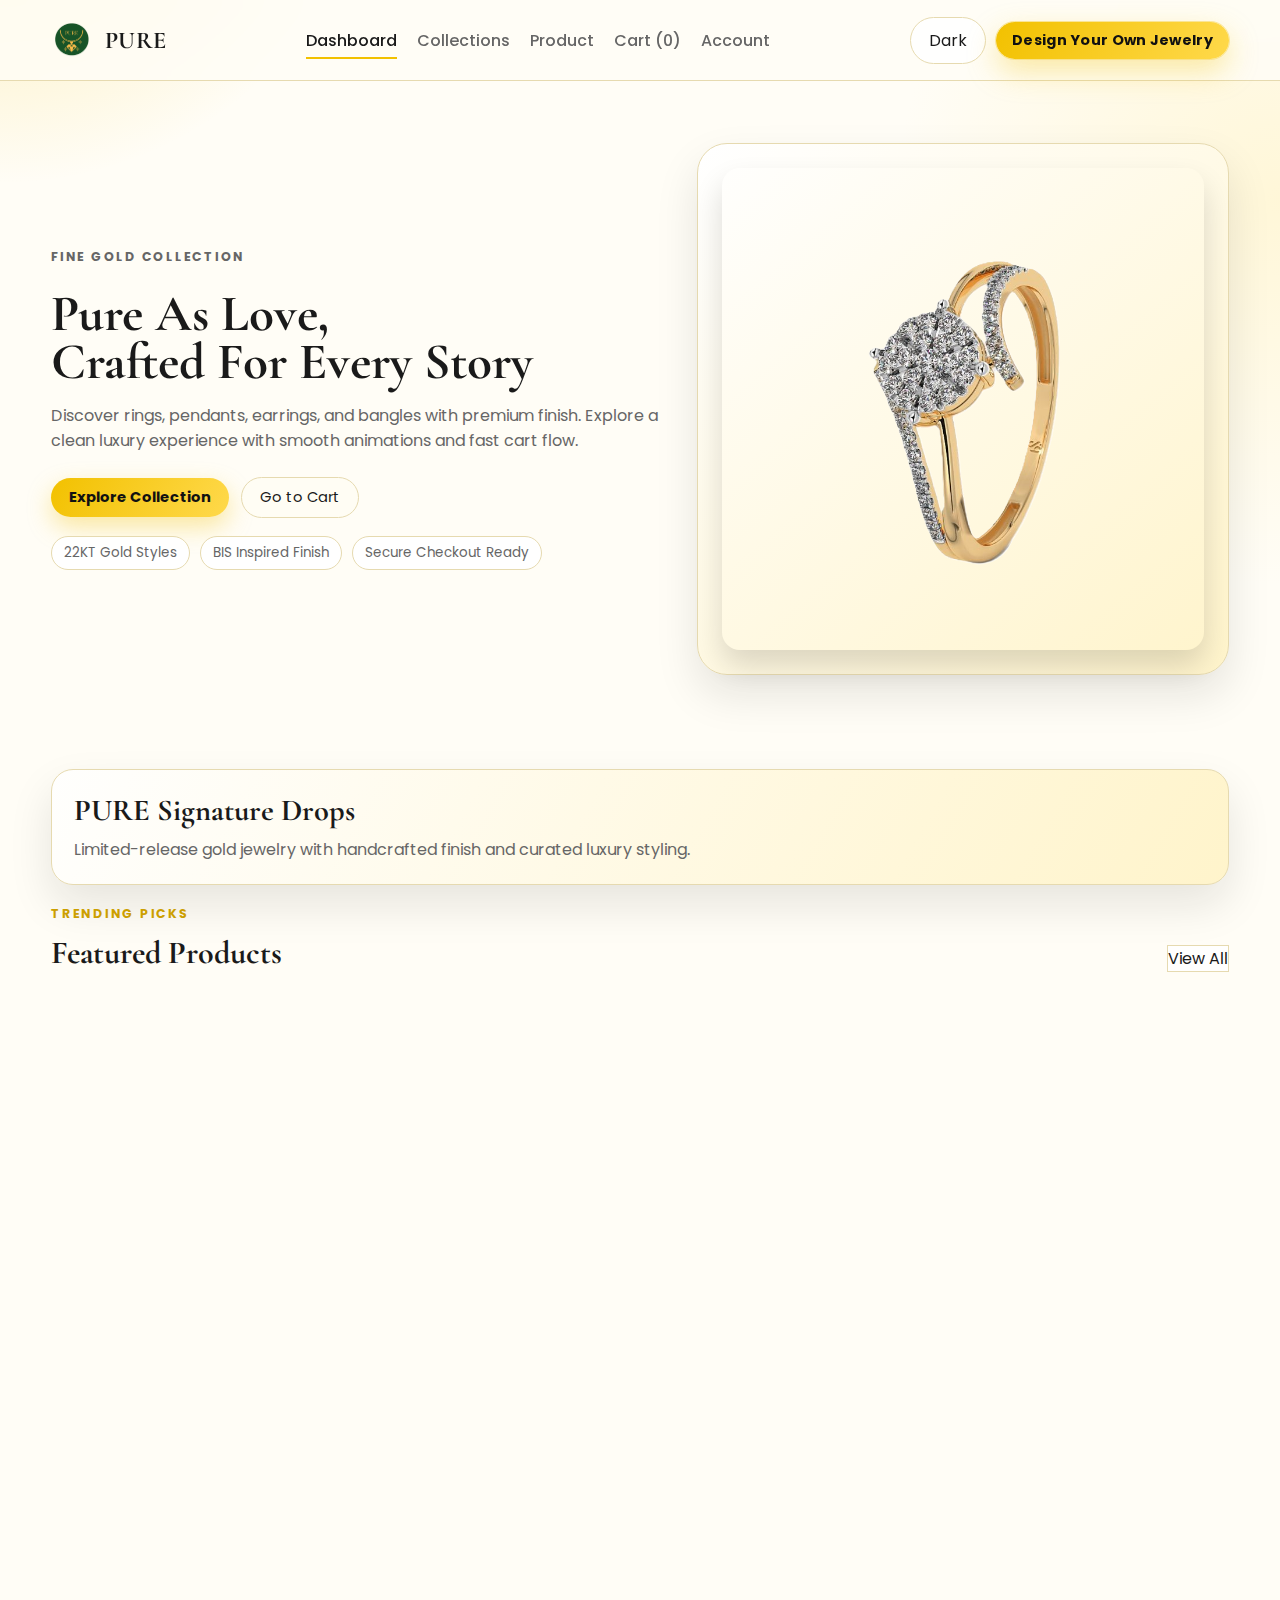
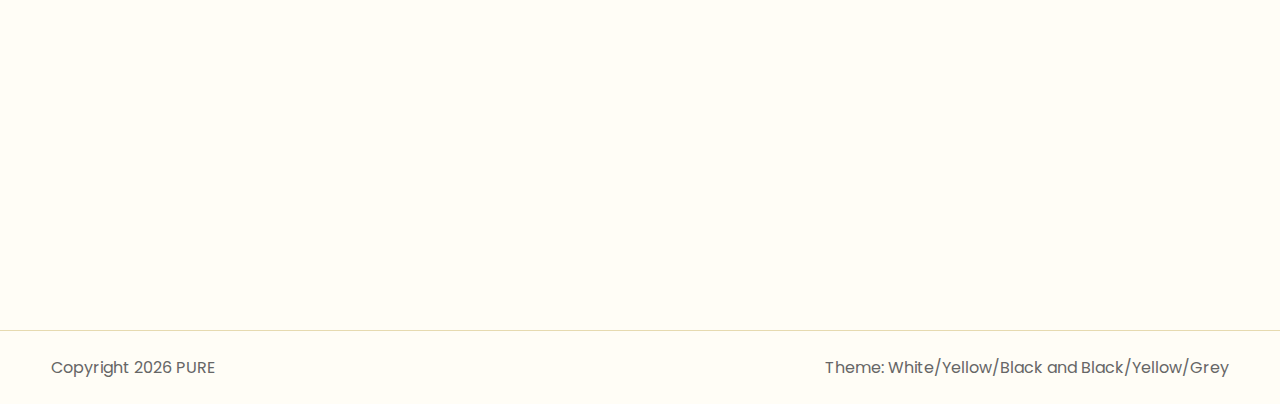
<file: index.html>
﻿<!DOCTYPE html>
<html lang="en" data-theme="light">
<head>
  <meta charset="UTF-8">
  <meta name="viewport" content="width=device-width, initial-scale=1.0">
  <title>PURE | Dashboard</title>
  <link rel="icon" href="image/logo/Logo.png">
  <link rel="preconnect" href="https://fonts.googleapis.com">
  <link rel="preconnect" href="https://fonts.gstatic.com" crossorigin>
  <link href="https://fonts.googleapis.com/css2?family=Cormorant+Garamond:wght@500;600;700&family=Poppins:wght@400;500;600;700&display=swap" rel="stylesheet">
  <link rel="stylesheet" href="styles.css">
</head>
<body>
  <div class="loader"><div class="loader-ring"></div></div>
  <header class="nav">
    <div class="container nav-inner">
      <a class="logo" href="index.html"><img src="image/logo/Logo.png" alt="Pure"><span>PURE</span></a>
      <nav class="nav-links">
        <a class="active" href="index.html">Dashboard</a>
        <a href="products.html">Collections</a>
        <a href="product.html">Product</a>
        <a href="cart.html">Cart (<span data-cart-count>0</span>)</a><a href="account.html">Account</a>
      </nav>
      <div class="actions">
        <button id="themeToggle" class="btn-ghost">Dark</button>
        <a class="btn-primary btn-design" href="design.html">Design Your Own Jewelry</a>
      </div>
    </div>
  </header>

  <main>
    <section class="container hero">
      <div>
        <p class="hero-kicker">Fine Gold Collection</p>
        <h1>Pure As Love,<br>Crafted For Every Story</h1>
        <p>Discover rings, pendants, earrings, and bangles with premium finish. Explore a clean luxury experience with smooth animations and fast cart flow.</p>
        <div class="row" style="justify-content:flex-start;gap:12px;">
          <a class="btn-primary btn-hero-main" href="products.html">Explore Collection</a>
          <a class="btn-ghost btn-hero-alt" href="cart.html">Go to Cart</a>
        </div>
        <div class="chips">
          <span class="chip">22KT Gold Styles</span>
          <span class="chip">BIS Inspired Finish</span>
          <span class="chip">Secure Checkout Ready</span>
        </div>
      </div>
      <article class="hero-card">
        <img src="image/Offer/offer.png" alt="Featured ring">
      </article>
    </section>

    <section class="section">
      <div class="container">
        <div class="promo-band">
          <h3>PURE Signature Drops</h3>
          <p>Limited-release gold jewelry with handcrafted finish and curated luxury styling.</p>
        </div>
        <div class="section-head">
          <div>
            <p class="hero-kicker">Trending Picks</p>
            <h2>Featured Products</h2>
          </div>
          <a href="products.html" class="btn-ghost">View All</a>
        </div>
        <div class="grid" id="featuredGrid"></div>
      </div>
    </section>
  </main>

  <footer class="footer">
    <div class="container footer-inner">
      <div>Copyright 2026 PURE</div>
      <div>Theme: White/Yellow/Black and Black/Yellow/Grey</div>
    </div>
  </footer>
  <div id="toast" class="toast">Added to cart</div>

  <script src="products.js"></script>
  <script src="script.js"></script>
</body>
</html>
</file>
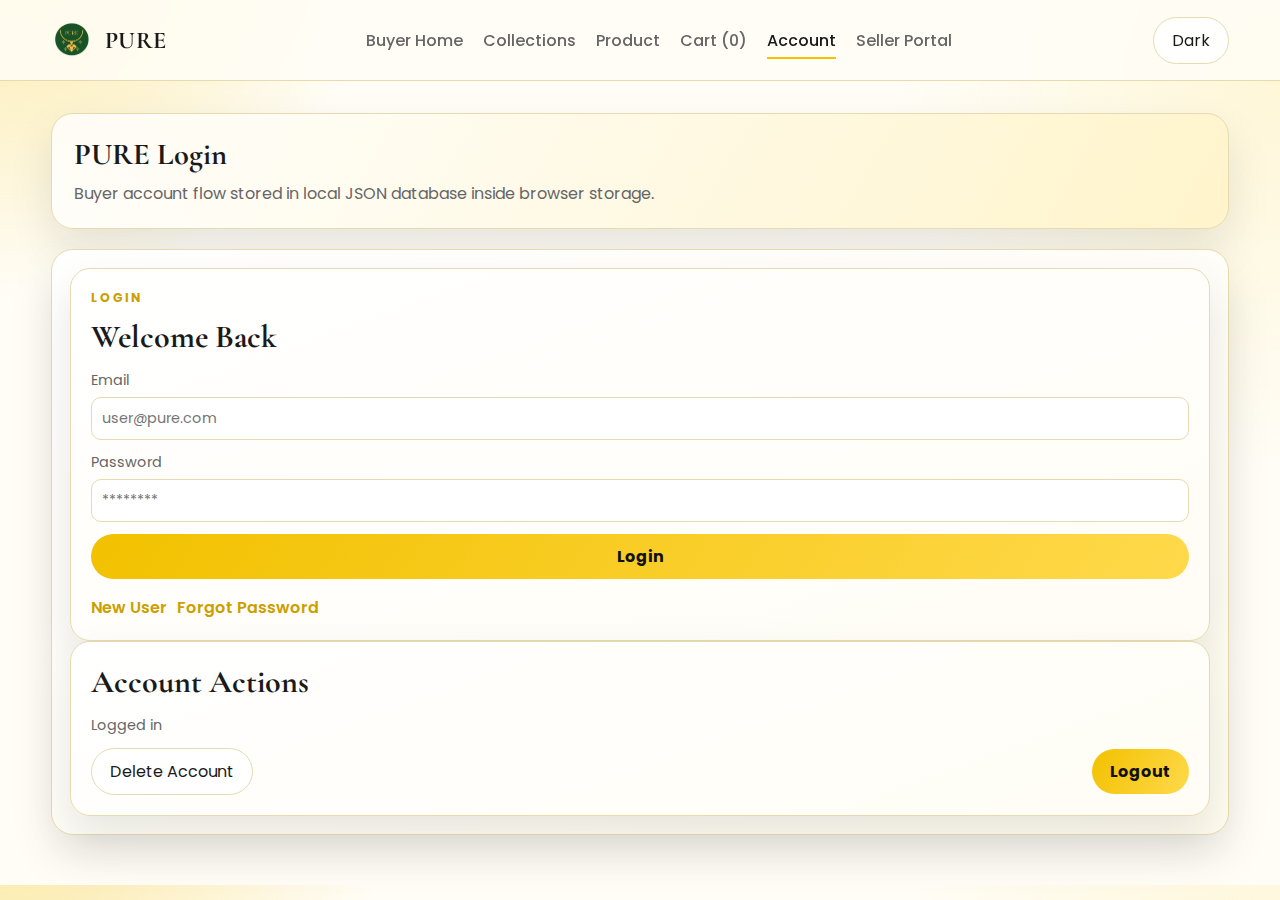
<file: account.html>
<!DOCTYPE html>
<html lang="en" data-theme="light">
<head>
  <meta charset="UTF-8">
  <meta name="viewport" content="width=device-width, initial-scale=1.0">
  <title>PURE | Account</title>
  <link rel="icon" href="image/logo/Logo.png">
  <link rel="preconnect" href="https://fonts.googleapis.com">
  <link rel="preconnect" href="https://fonts.gstatic.com" crossorigin>
  <link href="https://fonts.googleapis.com/css2?family=Cormorant+Garamond:wght@500;600;700&family=Poppins:wght@400;500;600;700&display=swap" rel="stylesheet">
  <link rel="stylesheet" href="styles.css">
</head>
<body>
  <div class="loader"><div class="loader-ring"></div></div>
  <header class="nav">
    <div class="container nav-inner">
      <a class="logo" href="index.html"><img src="image/logo/Logo.png" alt="PURE"><span>PURE</span></a>
      <nav class="nav-links">
        <a href="buyer.html">Buyer Home</a>
        <a href="products.html">Collections</a>
        <a href="product.html">Product</a>
        <a href="cart.html">Cart (<span data-cart-count>0</span>)</a>
        <a class="active" href="account.html">Account</a>
        <a href="seller-login.html">Seller Portal</a>
      </nav>
      <div class="actions"><button id="themeToggle" class="btn-ghost">Dark</button></div>
    </div>
  </header>

  <main class="section" id="accountPage">
    <div class="container account-container">
      <div class="promo-band">
        <h3>PURE Login</h3>
        <p>Buyer account flow stored in local JSON database inside browser storage.</p>
      </div>

      <section class="auth-shell">
        <article class="design-panel panel-gap">
          <p class="hero-kicker" id="modeTitle">Login</p>
          <h2 id="modeHeading">Welcome Back</h2>

          <form id="authForm" class="design-fields auth-form">
            <label>Email
              <input type="email" id="authEmail" placeholder="user@pure.com" required>
            </label>
            <label id="passwordLabel">Password
              <input type="password" id="authPassword" placeholder="********" required>
            </label>
            <button type="button" class="btn-primary" id="mainActionBtn">Login</button>
          </form>

          <div class="auth-links">
            <button type="button" class="link-btn" data-mode="register">New User</button>
            <button type="button" class="link-btn" data-mode="forgot">Forgot Password</button>
          </div>
        </article>

        <article class="design-panel hidden-panel" id="afterLoginPanel">
          <h2>Account Actions</h2>
          <p class="meta" id="authStatus">Logged in</p>
          <div class="row row-start">
            <button type="button" class="btn-ghost" id="deleteAccountBtn">Delete Account</button>
            <button type="button" class="btn-primary" id="logoutBtn">Logout</button>
          </div>
        </article>
      </section>
    </div>
  </main>

  <div id="toast" class="toast">Saved</div>
  <script src="products.js"></script>
  <script src="db.js"></script>
  <script src="script.js"></script>
  <script src="users.js"></script>
</body>
</html>
</file>
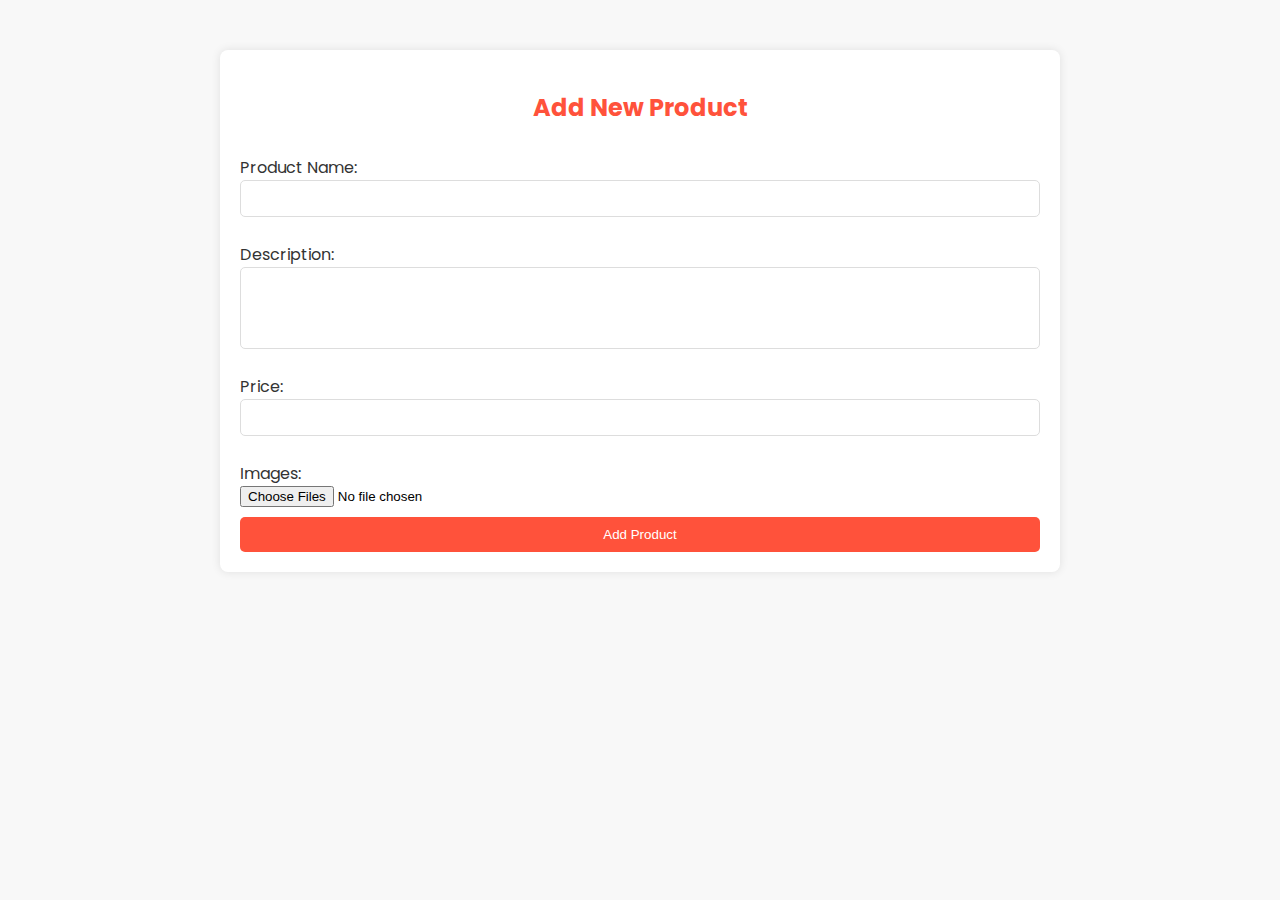
<file: Add product details.html>
<!DOCTYPE html>
<html lang="en">
<head>
    <meta charset="UTF-8">
    <meta name="viewport" content="width=device-width, initial-scale=1.0">
    <title>Add Product</title>
    <link href="https://fonts.googleapis.com/css2?family=Poppins:wght@300;400;500;600;700&display=swap" rel="stylesheet">
    <style>
        body {
            font-family: 'Poppins', sans-serif;
            margin: 0;
            padding: 0;
            background-color: #f8f8f8;
        }

        .container {
            max-width: 800px;
            margin: 50px auto;
            padding: 20px;
            background-color: #fff;
            border-radius: 8px;
            box-shadow: 0 0 10px rgba(0, 0, 0, 0.1);
        }

        h2 {
            text-align: center;
            color: #ff523b;
        }

        form {
            display: flex;
            flex-direction: column;
        }

        label {
            margin-top: 10px;
            color: #333;
        }

        input[type="text"], input[type="number"], textarea {
            padding: 10px;
            margin-bottom: 15px;
            border: 1px solid #ddd;
            border-radius: 5px;
            transition: border 0.3s;
        }

        input[type="text"]:focus, input[type="number"]:focus, textarea:focus {
            outline: none;
            border-color: #ff523b;
        }

        textarea {
            resize: none;
        }

        button {
            padding: 10px 20px;
            background-color: #ff523b;
            color: #fff;
            border: none;
            border-radius: 5px;
            cursor: pointer;
            transition: background-color 0.3s;
        }

        button:hover {
            background-color: #e64a19;
        }

        #image-preview-container {
            display: flex;
            flex-wrap: wrap;
            margin-top: 10px;
        }

        .image-preview {
            width: 100px;
            height: 100px;
            margin: 5px;
            border: 1px solid #ddd;
            border-radius: 5px;
            overflow: hidden;
            position: relative;
        }

        .image-preview img {
            width: 100%;
            height: 100%;
            object-fit: cover;
        }

        .image-preview button {
            position: absolute;
            top: 0;
            right: 0;
            background-color: rgba(255, 0, 0, 0.7);
            color: #fff;
            border: none;
            padding: 2px 5px;
            font-size: 12px;
            cursor: pointer;
            opacity: 0;
            transition: opacity 0.3s;
        }

        .image-preview:hover button {
            opacity: 1;
        }

        @media (max-width: 600px) {
            .container {
                padding: 10px;
            }
        }
    </style>
</head>
<body>
    <div class="container">
        <h2>Add New Product</h2>
        <form id="add-product-form" enctype="multipart/form-data">
            <label for="name">Product Name:</label>
            <input type="text" id="name" name="name" required>

            <label for="description">Description:</label>
            <textarea id="description" name="description" rows="4" required></textarea>

            <label for="price">Price:</label>
            <input type="number" id="price" name="price" required>

            <label for="images">Images:</label>
            <input type="file" id="images" name="images[]" multiple accept="image/*" required>
            <div id="image-preview-container"></div>

            <button type="submit">Add Product</button>
        </form>
    </div>

    <script>
        const imagesInput = document.getElementById('images');
        const imagePreviewContainer = document.getElementById('image-preview-container');

        imagesInput.addEventListener('change', (event) => {
            imagePreviewContainer.innerHTML = '';
            const files = event.target.files;
            for (let i = 0; i < files.length; i++) {
                const file = files[i];
                const reader = new FileReader();
                reader.onload = (e) => {
                    const preview = document.createElement('div');
                    preview.className = 'image-preview';
                    const img = document.createElement('img');
                    img.src = e.target.result;
                    preview.appendChild(img);

                    const removeButton = document.createElement('button');
                    removeButton.textContent = 'Remove';
                    removeButton.addEventListener('click', () => {
                        preview.remove();
                        const dt = new DataTransfer();
                        const { files: currentFiles } = imagesInput;
                        for (let j = 0; j < currentFiles.length; j++) {
                            if (files[j] !== file) {
                                dt.items.add(currentFiles[j]);
                            }
                        }
                        imagesInput.files = dt.files;
                    });
                    preview.appendChild(removeButton);
                    imagePreviewContainer.appendChild(preview);
                };
                reader.readAsDataURL(file);
            }
        });

        document.getElementById('add-product-form').addEventListener('submit', (event) => {
            event.preventDefault();

            const formData = new FormData(event.target);
            const name = formData.get('name');
            const description = formData.get('description');
            const price = formData.get('price');
            const images = formData.getAll('images[]');

            console.log('Product Name:', name);
            console.log('Description:', description);
            console.log('Price:', price);
            console.log('Images:', images);

            alert('Product added successfully! (Check console for data)');
            event.target.reset();
            imagePreviewContainer.innerHTML = '';
        });
    </script>
</body>
</html>
</file>
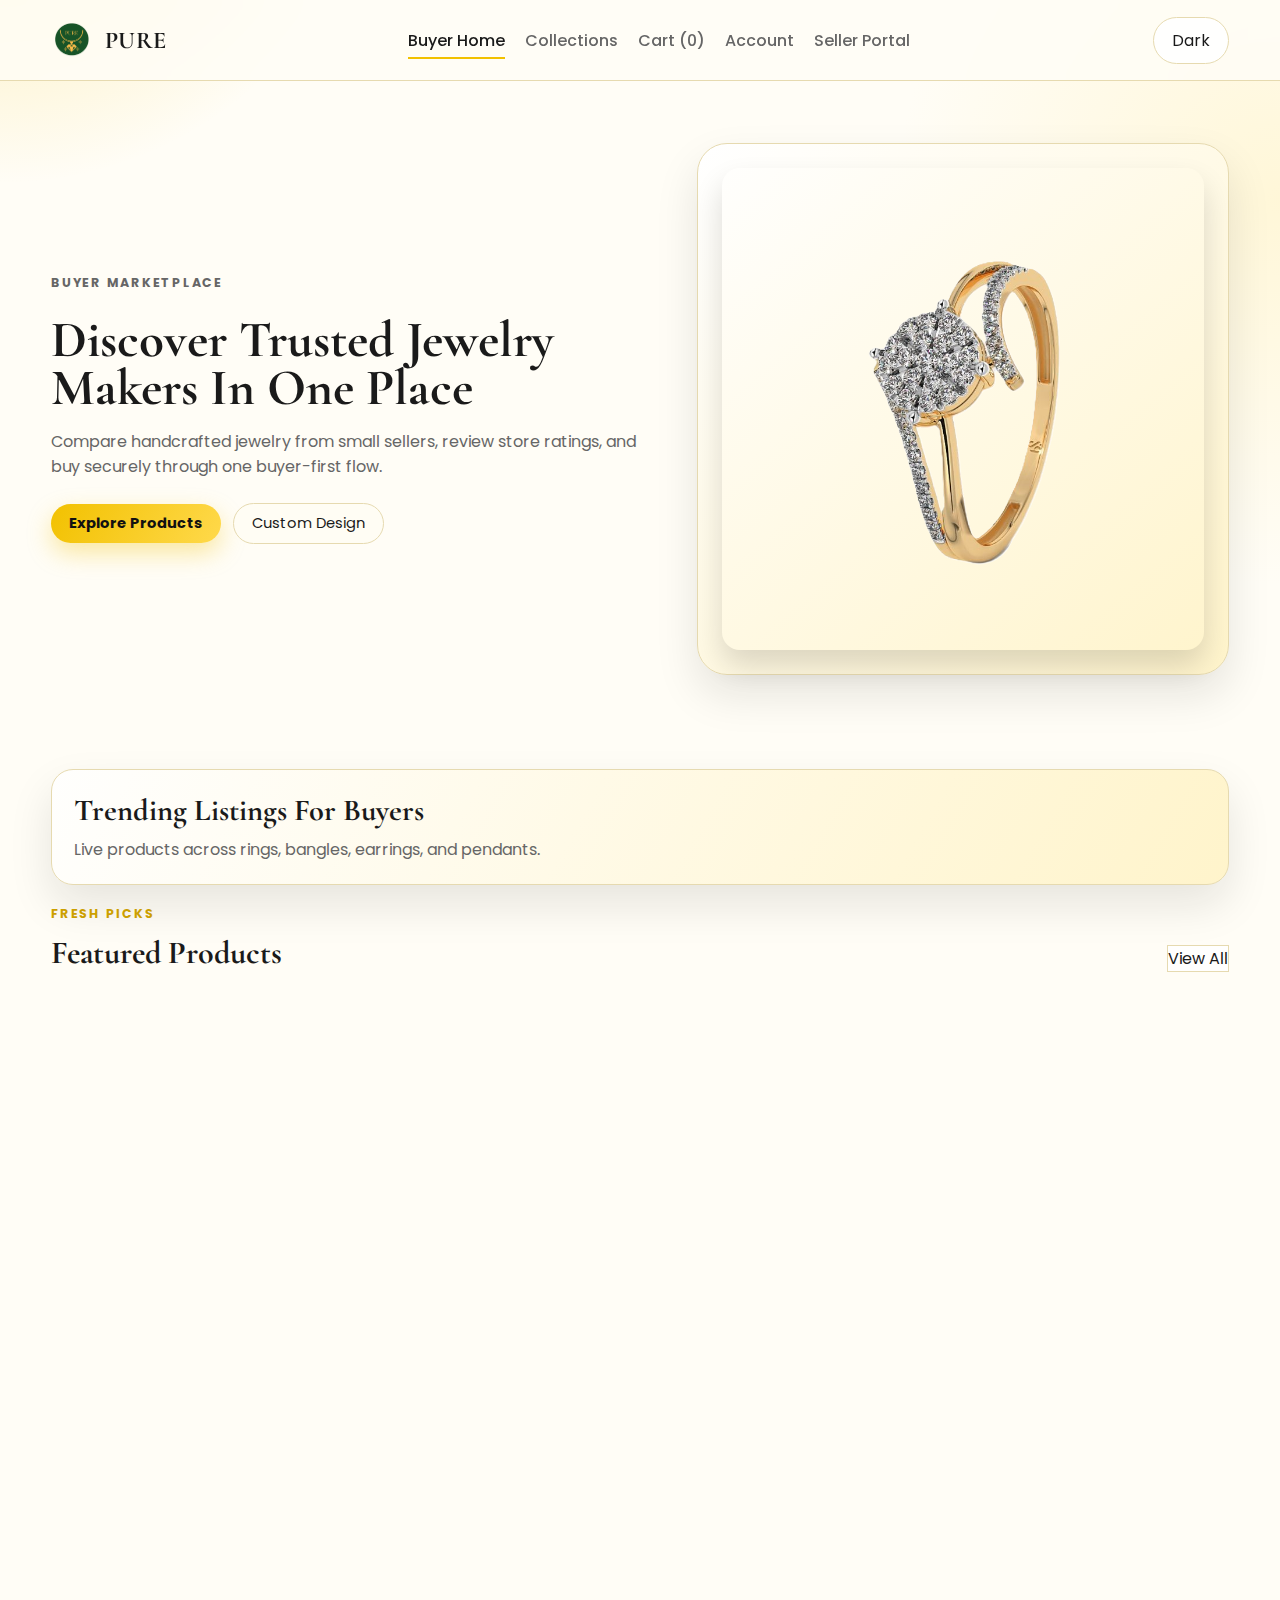
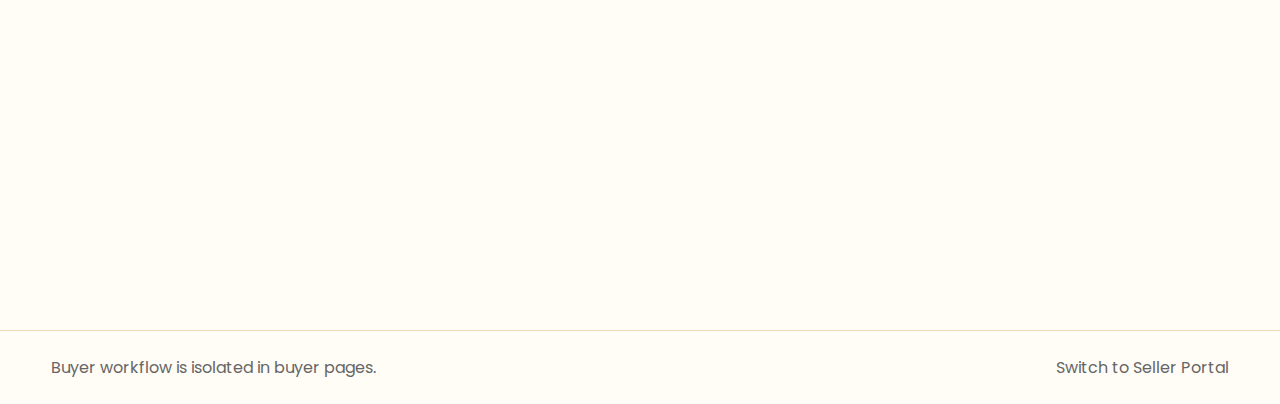
<file: buyer.html>
<!DOCTYPE html>
<html lang="en" data-theme="light">
<head>
  <meta charset="UTF-8">
  <meta name="viewport" content="width=device-width, initial-scale=1.0">
  <title>PURE | Buyer Portal</title>
  <link rel="icon" href="image/logo/Logo.png">
  <link rel="preconnect" href="https://fonts.googleapis.com">
  <link rel="preconnect" href="https://fonts.gstatic.com" crossorigin>
  <link href="https://fonts.googleapis.com/css2?family=Cormorant+Garamond:wght@500;600;700&family=Poppins:wght@400;500;600;700&display=swap" rel="stylesheet">
  <link rel="stylesheet" href="styles.css">
  <link rel="stylesheet" href="buyer.css">
</head>
<body>
  <div class="loader"><div class="loader-ring"></div></div>
  <header class="nav">
    <div class="container nav-inner">
      <a class="logo" href="index.html"><img src="image/logo/Logo.png" alt="PURE"><span>PURE</span></a>
      <nav class="nav-links">
        <a class="active" href="buyer.html">Buyer Home</a>
        <a href="products.html">Collections</a>
        <a href="cart.html">Cart (<span data-cart-count>0</span>)</a>
        <a href="account.html">Account</a>
        <a href="seller-login.html">Seller Portal</a>
      </nav>
      <div class="actions">
        <button id="themeToggle" class="btn-ghost">Dark</button>
      </div>
    </div>
  </header>

  <main>
    <section class="container hero buyer-hero">
      <div>
        <p class="hero-kicker">Buyer Marketplace</p>
        <h1>Discover Trusted Jewelry Makers In One Place</h1>
        <p>Compare handcrafted jewelry from small sellers, review store ratings, and buy securely through one buyer-first flow.</p>
        <div class="row buyer-actions">
          <a class="btn-primary btn-hero-main" href="products.html">Explore Products</a>
          <a class="btn-ghost btn-hero-alt" href="design.html">Custom Design</a>
        </div>
      </div>
      <article class="hero-card">
        <img src="image/Offer/offer.png" alt="Featured jewelry">
      </article>
    </section>

    <section class="section">
      <div class="container">
        <div class="promo-band">
          <h3>Trending Listings For Buyers</h3>
          <p>Live products across rings, bangles, earrings, and pendants.</p>
        </div>
        <div class="section-head">
          <div>
            <p class="hero-kicker">Fresh Picks</p>
            <h2>Featured Products</h2>
          </div>
          <a href="products.html" class="btn-ghost">View All</a>
        </div>
        <div class="grid" id="featuredGrid"></div>
      </div>
    </section>
  </main>

  <footer class="footer">
    <div class="container footer-inner">
      <div>Buyer workflow is isolated in buyer pages.</div>
      <div><a href="seller-login.html">Switch to Seller Portal</a></div>
    </div>
  </footer>

  <div id="toast" class="toast">Added to cart</div>
  <script src="buyer.js"></script>
  <script src="products.js"></script>
  <script src="db.js"></script>
  <script src="script.js"></script>
</body>
</html>
</file>
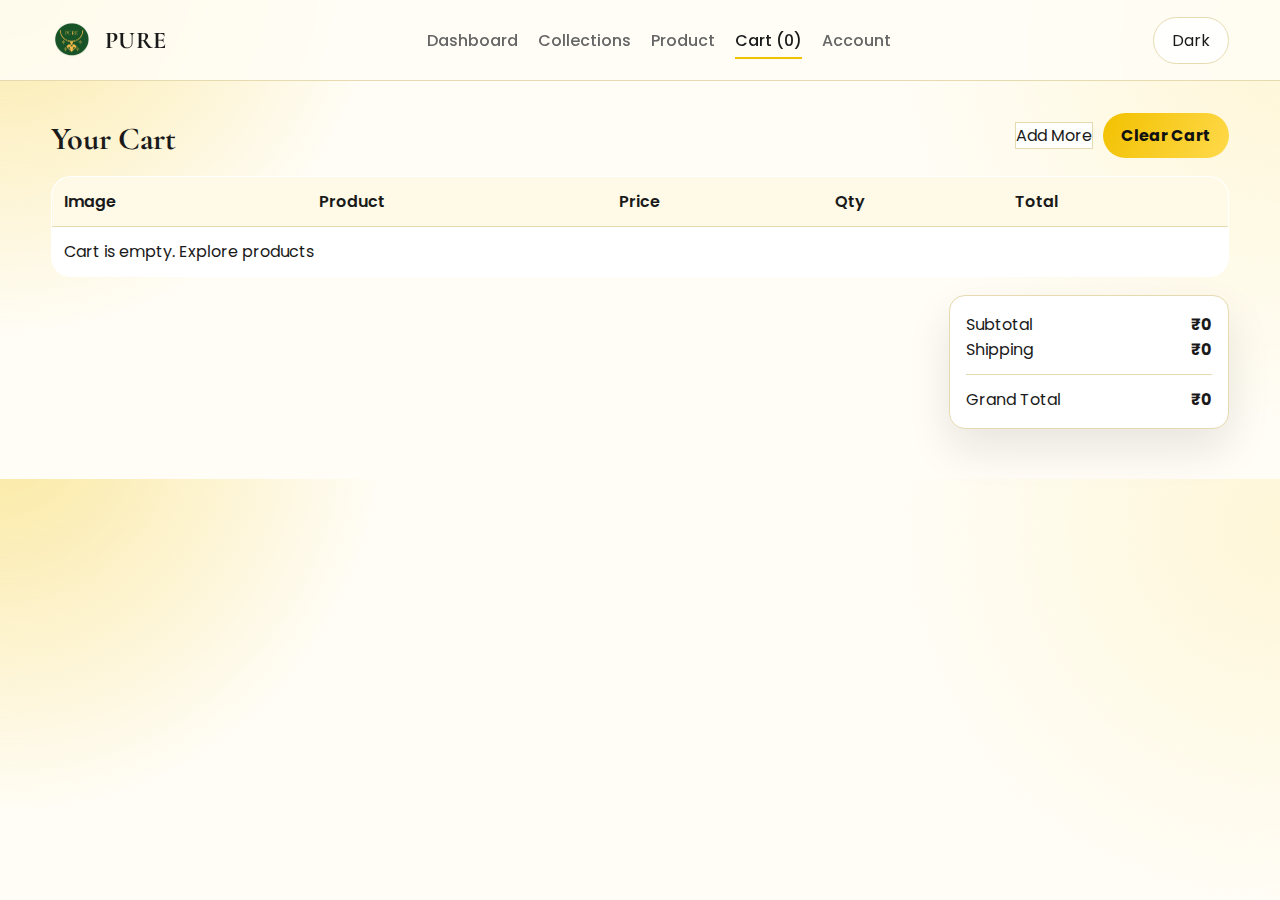
<file: cart.html>
﻿<!DOCTYPE html>
<html lang="en" data-theme="light">
<head>
  <meta charset="UTF-8">
  <meta name="viewport" content="width=device-width, initial-scale=1.0">
  <title>PURE | Cart</title>
  <link rel="icon" href="image/logo/Logo.png">
  <link rel="preconnect" href="https://fonts.googleapis.com">
  <link rel="preconnect" href="https://fonts.gstatic.com" crossorigin>
  <link href="https://fonts.googleapis.com/css2?family=Cormorant+Garamond:wght@500;600;700&family=Poppins:wght@400;500;600;700&display=swap" rel="stylesheet">
  <link rel="stylesheet" href="styles.css">
</head>
<body>
  <div class="loader"><div class="loader-ring"></div></div>
  <header class="nav">
    <div class="container nav-inner">
      <a class="logo" href="index.html"><img src="image/logo/Logo.png" alt="Pure"><span>PURE</span></a>
      <nav class="nav-links">
        <a href="index.html">Dashboard</a>
        <a href="products.html">Collections</a>
        <a href="product.html">Product</a>
        <a class="active" href="cart.html">Cart (<span data-cart-count>0</span>)</a><a href="account.html">Account</a>
      </nav>
      <div class="actions"><button id="themeToggle" class="btn-ghost">Dark</button></div>
    </div>
  </header>

  <main class="section">
    <div class="container">
      <div class="section-head">
        <h2>Your Cart</h2>
        <div class="row" style="justify-content:flex-start;">
          <a class="btn-ghost" href="products.html">Add More</a>
          <button id="clearCart" class="btn-primary">Clear Cart</button>
        </div>
      </div>

      <table class="cart-table">
        <thead>
          <tr>
            <th>Image</th>
            <th>Product</th>
            <th>Price</th>
            <th>Qty</th>
            <th>Total</th>
          </tr>
        </thead>
        <tbody id="cartBody"></tbody>
      </table>

      <div class="cart-total">
        <div class="total-box">
          <div class="row"><span>Subtotal</span><strong id="subTotal"></strong></div>
          <div class="row"><span>Shipping</span><strong id="shipping">₹0</strong></div>
          <hr style="border:none;border-top:1px solid var(--line);margin:12px 0">
          <div class="row"><span>Grand Total</span><strong id="grandTotal"></strong></div>
        </div>
      </div>
    </div>
  </main>
  <div id="toast" class="toast">Added to cart</div>

  <script src="products.js"></script>
  <script src="script.js"></script>
</body>
</html>
</file>
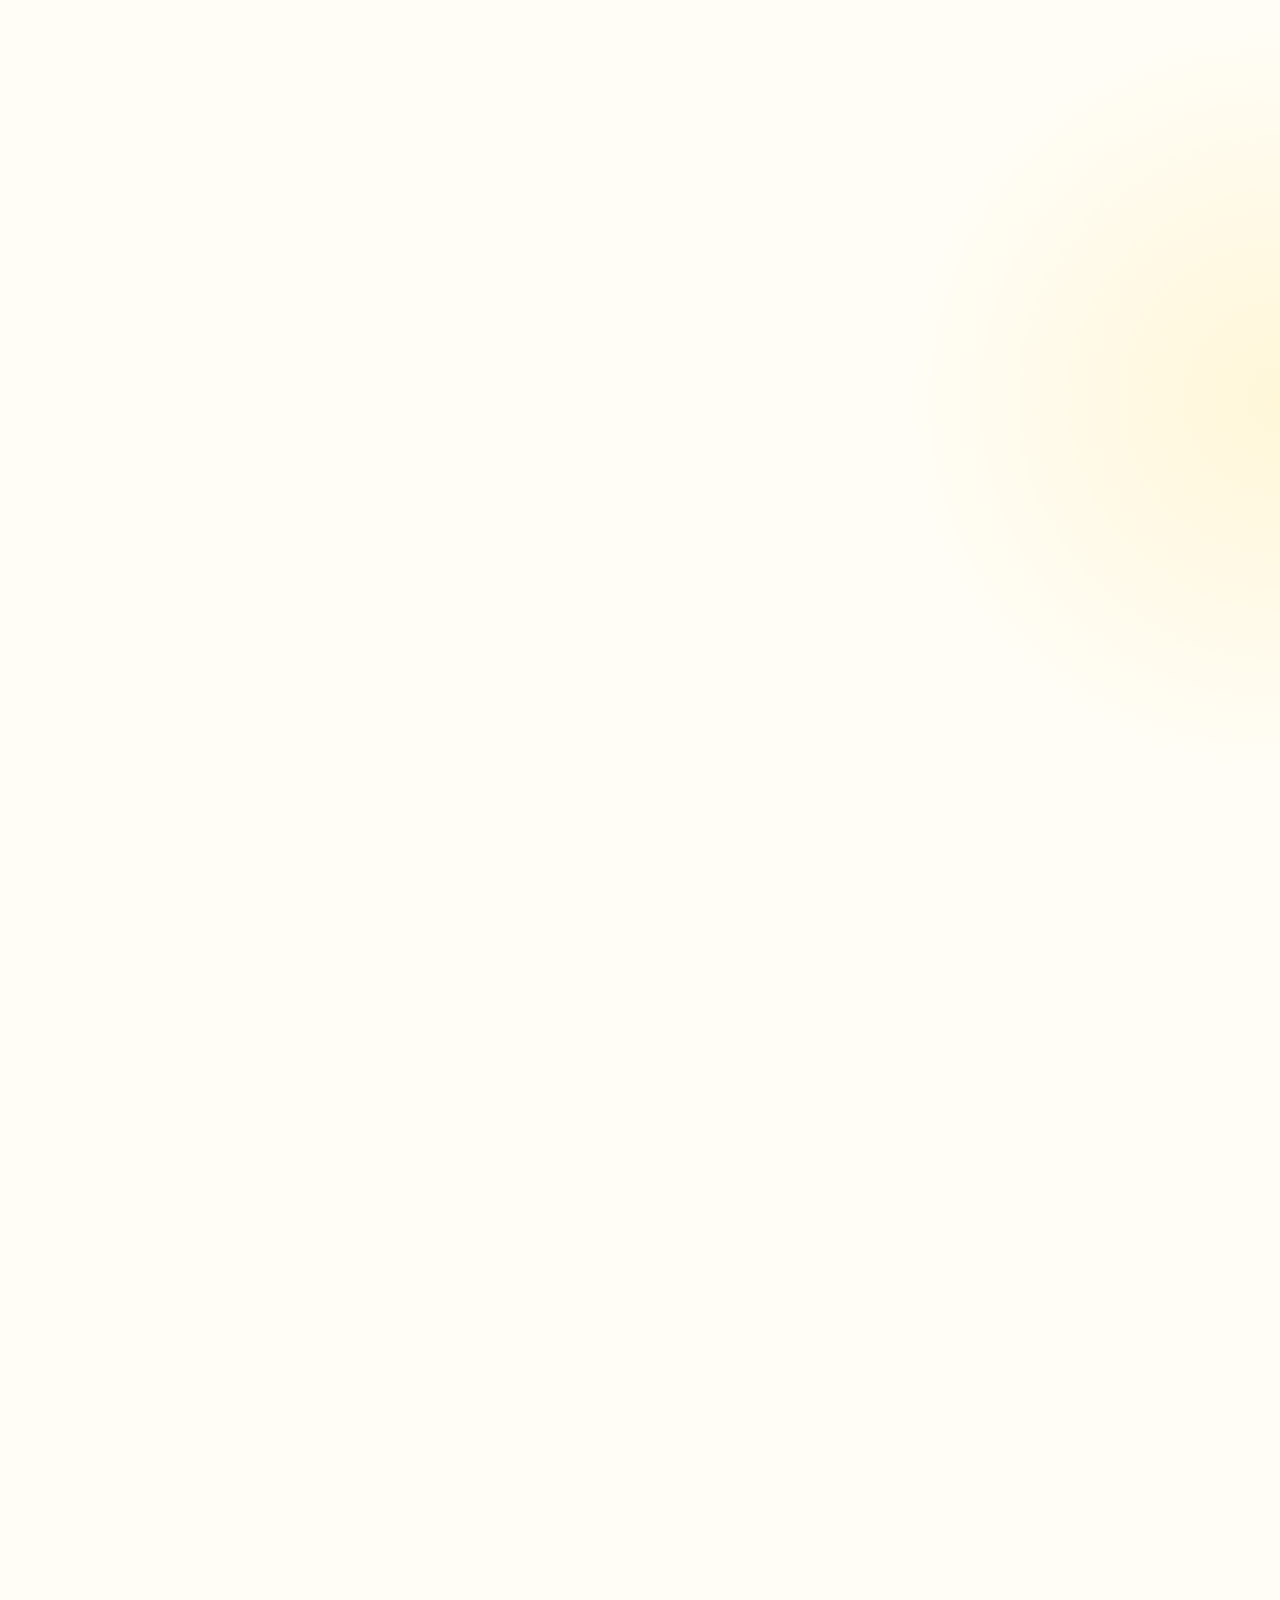
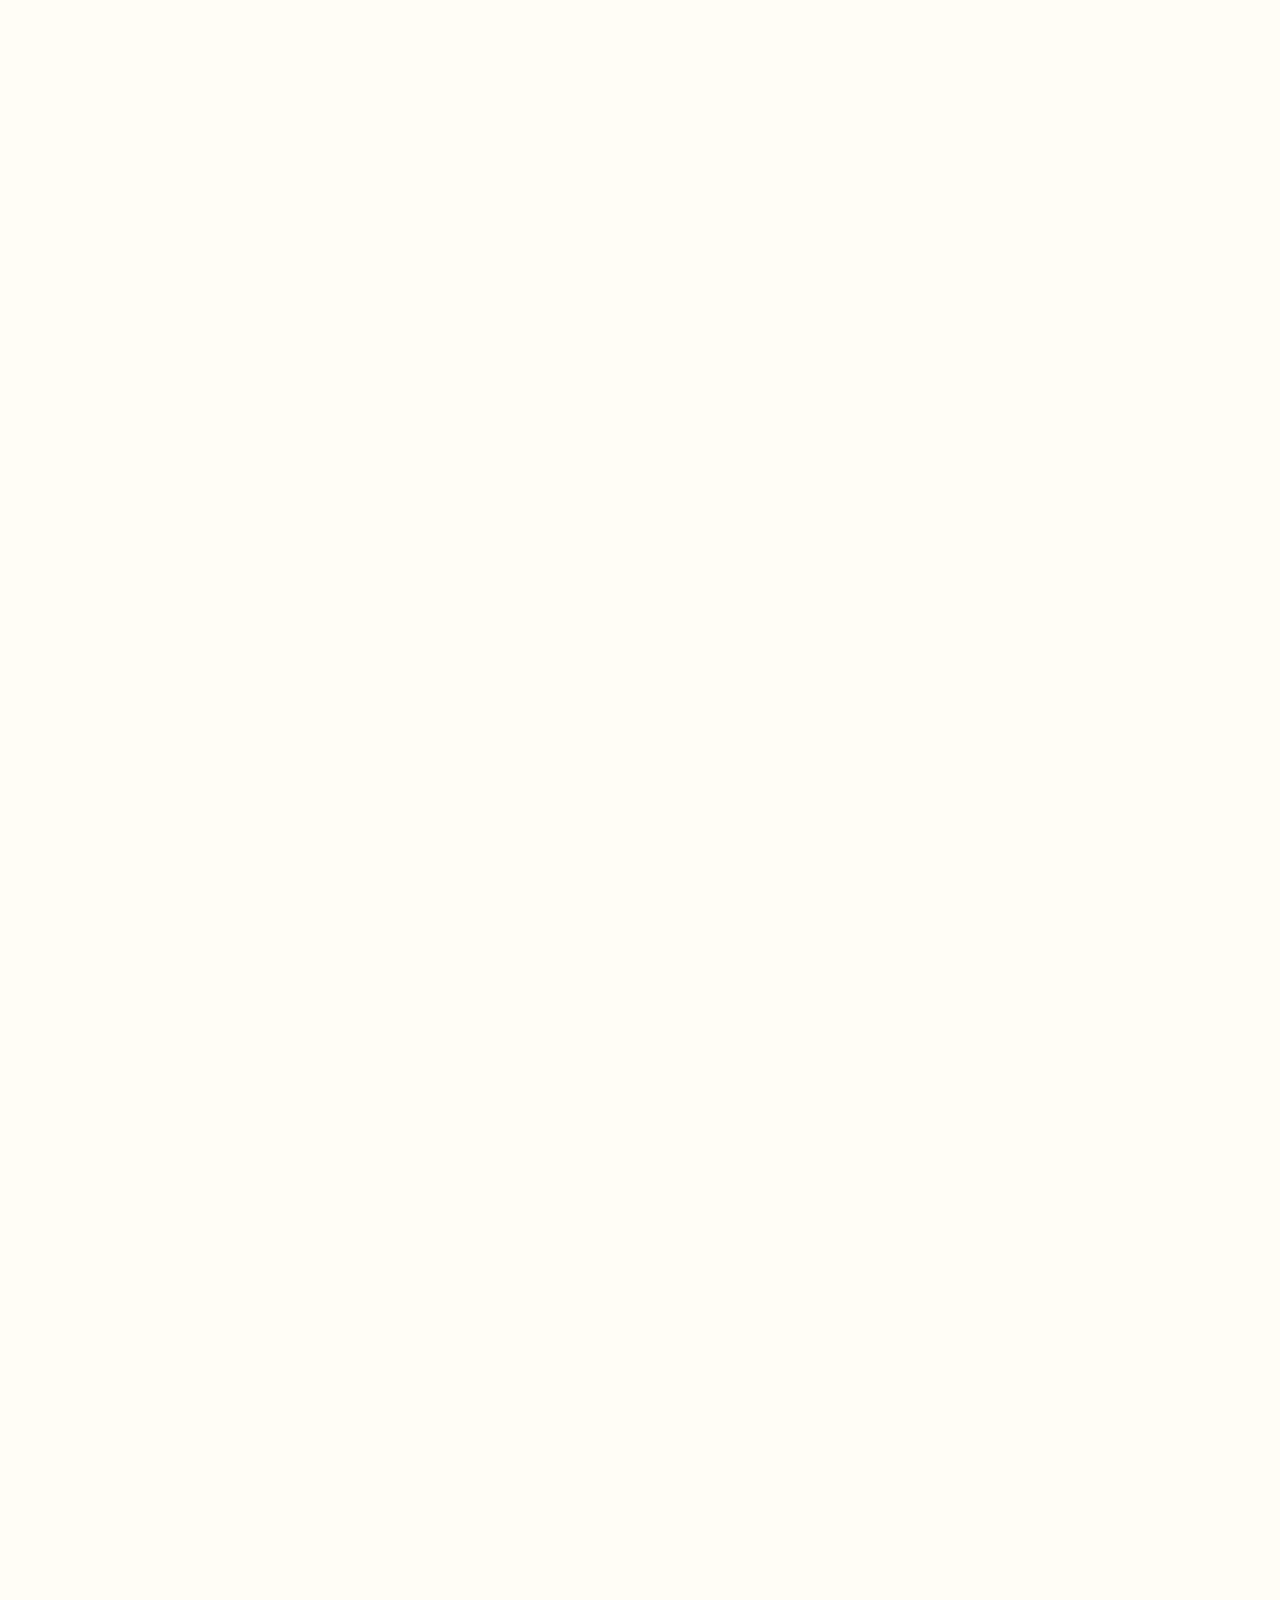
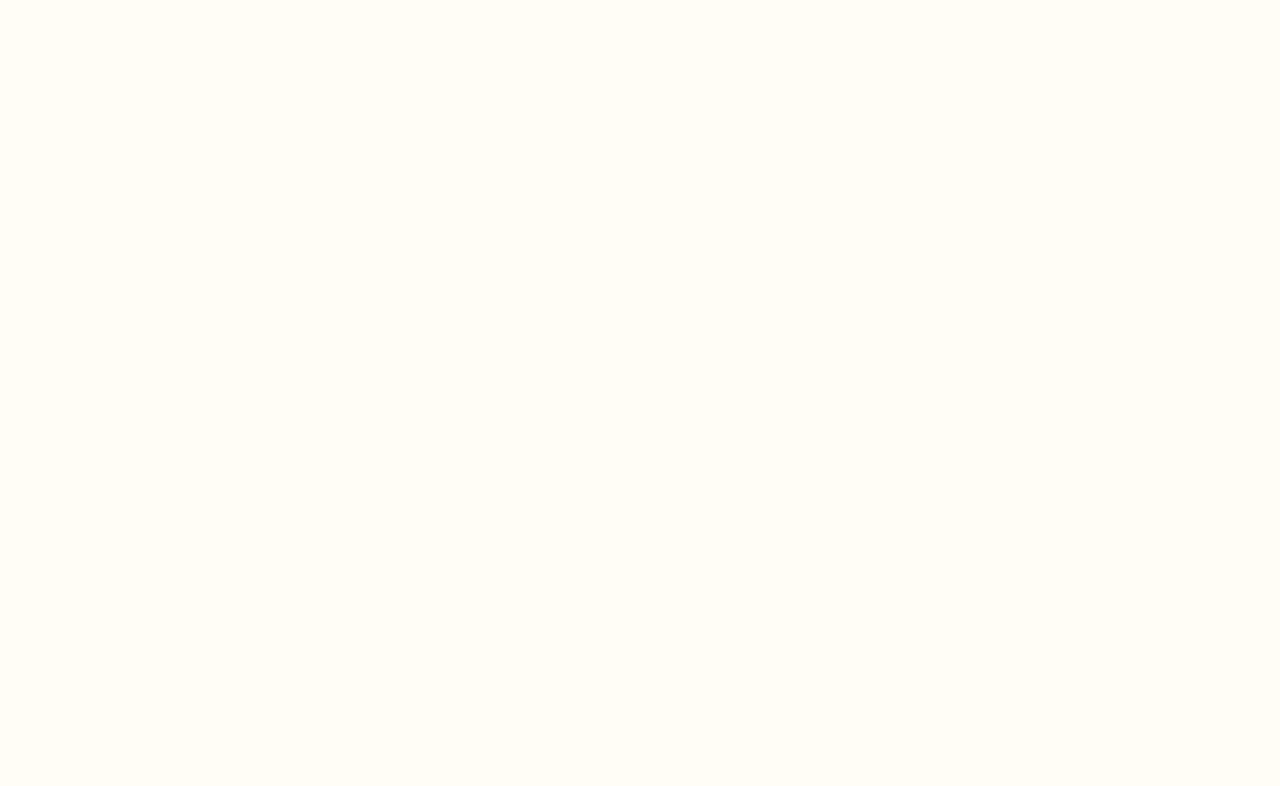
<file: Cart.html>
<!DOCTYPE html>
<html lang="en">
<head>
    <meta charset="UTF-8">
    <meta name="viewport" content="width=device-width, initial-scale=1.0">
    <title>Your Cart</title>
    <link rel="icon" href="image/logo/cart.png">
    <link rel="stylesheet" href="styles.css">
    <link href="https://fonts.googleapis.com/css2?family=Poppins:wght@300;400;500;600;700&display=swap" 
    rel="stylesheet">
    <link rel="stylesheet" href="https://cdnjs.cloudflare.com/ajax/libs/font-awesome/4.7.0/css/font-awesome.min.css">
</head>
<body>
    <div class="container">
        <div class="navbar">
            <div class="logo">
                <a href="Pure.html"><img src="image/logo/Logo.png" alt="PURE" width="125px"></a>
            </div>
            <nav>
                <ul id="MenuItems">
                    <li><a href="Pure.html">Home</a></li>
                    <li><a href="Products.html">Product</a></li>
                    <li><a href="">About Us</a></li>
                    <li><a href="">Contact</a></li>
                    <li><a href="">Account</a></li>
                </ul>
            </nav>
            <a href="Cart.html"><img src="image/logo/cart.png" alt="img" width="50px" height="50px"></a>
            <img src="image/logo/menu.png" alt="img" class="menu-icon" onclick="menutoggle()">
        </div>
    </div>

    <!---------------Cart Item Details------------------>

    <div class="small-container cart-page">
        <table>
            <tr>
                <th>Product</th>
                <th>Quantity</th>
                <th>Subtotal</th>
            </tr>
            <tr>
                <td>
                    <div class="cart-info">
                        <img src="image/Product Images/Rings/first/01.png" alt="img">
                        <div>
                            <p>The Dimas Textureed Brand for Her</p>
                            <small>Price:₹ 10,310</small>
                            <br>
                            <a href="">Remove</a>
                        </div>
                    </div>
                </td>
                <td><input type="number" value="1"></td>
                <td>₹ 10,310</td>
            </tr>
            <tr>
                <td>
                    <div class="cart-info">
                        <img src="image/Offer/01.png" alt="img">
                        <div>
                            <p>The Aveera Ring</p>
                            <small>Price:₹ 32,558</small>
                            <br>
                            <a href="">Remove</a>
                        </div>
                    </div>
                </td>
                <td><input type="number" value="1"></td>
                <td>₹ 32,558</td>
            </tr>
            <tr>
                <td>
                    <div class="cart-info">
                        <img src="image/Product Images/Earrings/nile stud/front.png" alt="img">
                        <div>
                            <p>The Nile Stud Earrings</p>
                            <small>Price:₹ 32,411</small>
                            <br>
                            <a href="">Remove</a>
                        </div>
                    </div>
                </td>
                <td><input type="number" value="1"></td>
                <td>₹ 32,411</td>
            </tr>
        </table>

        <div class="total-price">
            <table>
                <tr>
                    <td>Subtotal</td>
                    <td>₹ 70,683</td>
                </tr>
                <tr>
                    <td>Tax</td>
                    <td>₹ 200</td>
                </tr>
                <tr>
                    <td>Total</td>
                    <td>₹ 70,783</td>
                </tr>
            </table>
        </div>

    </div>
    
    <!---------------footer--------------------->
    
    <div class="footer">
        <div class="container">
            <div class="row">
                <div class="footer-col-1">
                    <h3>Download Our App</h3>
                    <p>Download App for Android and ios mobile phone</p>
                    <div class="app-logo">
                        <img src="image/logo/play store.png" alt="Play-store-img">
                        <img src="image/logo/App store.png" alt="App-store-img">
                    </div>
                </div>
                <div class="footer-col-2">
                    <img src="image/logo/Logo.png">
                    <p>Our Purpose Is To Sustainably Make the Pleasure of 
                        importance Accessible to the Many</p>
                </div>
                <div> class="footer-col-3">
                        <h3>Useful links</h3>
                        <ul>
                            <li>Coupons</li>
                            <li>Blog Post</li>
                            <li>Return Policy</li>
                            <li>Join Affiliate</li>
                        </ul>
                </div>
                <div class="footer-col-4">
                        <h3>Follow us</h3>
                        <ul>
                            <li>Facebook</li>
                            <li>Twitter</li>
                            <li>Instagram</li>
                            <li>Youtube</li>
                        </ul>
                </div>
            </div>
                <hr>
                <p class="Copyright">Copyright 2024 Pure Jewelries. All rights reserved.</p>
        </div>
    </div>
        
        <!-----------js for toggle menu------------->
        <script>
    var MenuItems=document.getElementById("MenuItems");
    MenuItems.style.maxHeight="0px";
    function menutoggle(){
        if(MenuItems.style.maxHeight=="0px")
        {
            MenuItems.style.maxHeight="200px";
        }
        else
        {
            MenuItems.style.maxHeight="0px";
        }
    }
</script>

</body>
</html>
</file>
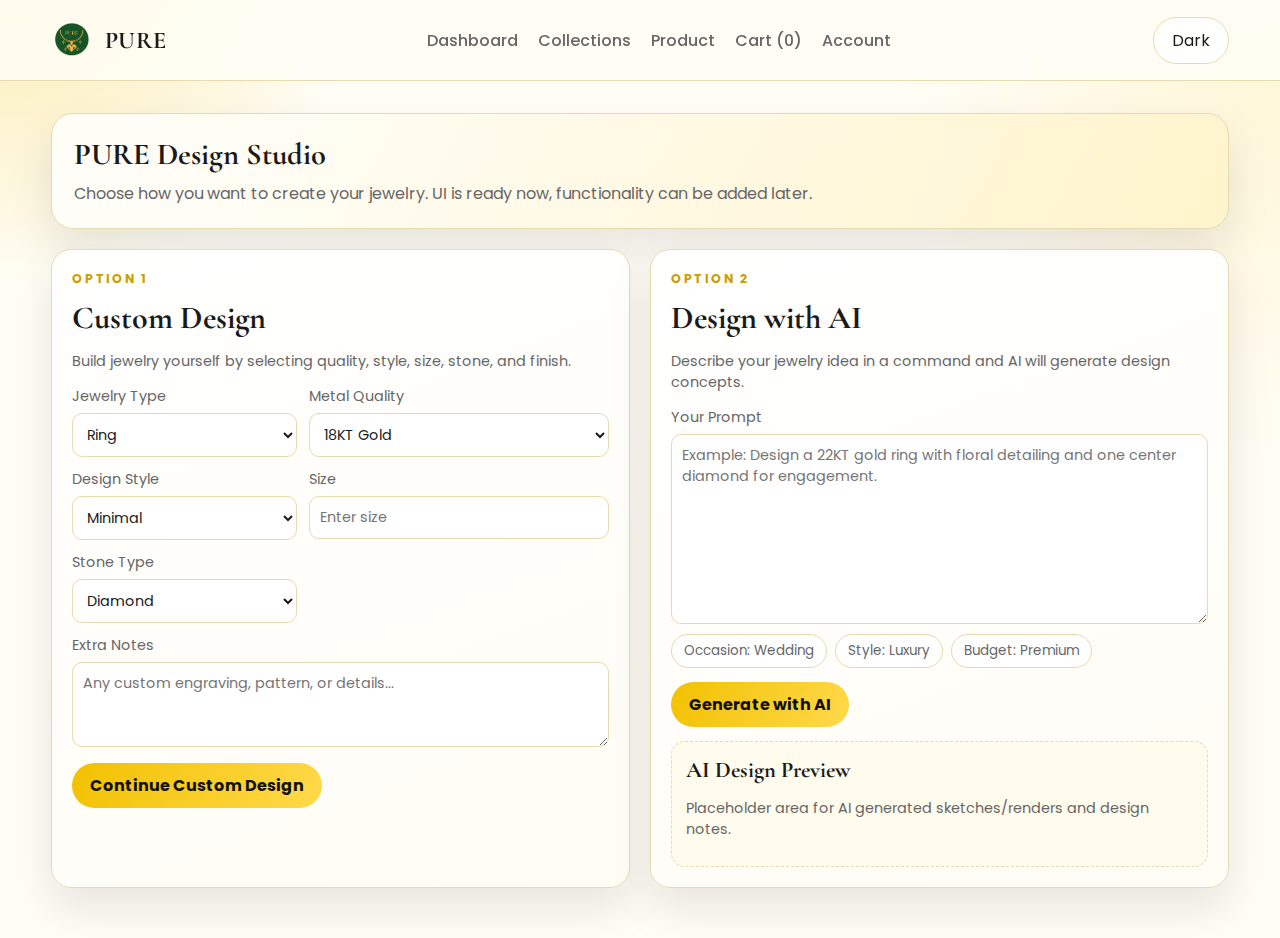
<file: design.html>
﻿<!DOCTYPE html>
<html lang="en" data-theme="light">
<head>
  <meta charset="UTF-8">
  <meta name="viewport" content="width=device-width, initial-scale=1.0">
  <title>PURE | Design Studio</title>
  <link rel="icon" href="image/logo/Logo.png">
  <link rel="preconnect" href="https://fonts.googleapis.com">
  <link rel="preconnect" href="https://fonts.gstatic.com" crossorigin>
  <link href="https://fonts.googleapis.com/css2?family=Cormorant+Garamond:wght@500;600;700&family=Poppins:wght@400;500;600;700&display=swap" rel="stylesheet">
  <link rel="stylesheet" href="styles.css">
</head>
<body>
  <div class="loader"><div class="loader-ring"></div></div>
  <header class="nav">
    <div class="container nav-inner">
      <a class="logo" href="index.html"><img src="image/logo/Logo.png" alt="PURE"><span>PURE</span></a>
      <nav class="nav-links">
        <a href="index.html">Dashboard</a>
        <a href="products.html">Collections</a>
        <a href="product.html">Product</a>
        <a href="cart.html">Cart (<span data-cart-count>0</span>)</a><a href="account.html">Account</a>
      </nav>
      <div class="actions"><button id="themeToggle" class="btn-ghost">Dark</button></div>
    </div>
  </header>

  <main class="section">
    <div class="container">
      <div class="promo-band">
        <h3>PURE Design Studio</h3>
        <p>Choose how you want to create your jewelry. UI is ready now, functionality can be added later.</p>
      </div>

      <section class="design-grid">
        <article class="design-panel">
          <p class="hero-kicker">Option 1</p>
          <h2>Custom Design</h2>
          <p class="meta">Build jewelry yourself by selecting quality, style, size, stone, and finish.</p>
          <div class="design-fields">
            <label>Jewelry Type
              <select>
                <option>Ring</option>
                <option>Earrings</option>
                <option>Bangle</option>
                <option>Pendant</option>
              </select>
            </label>
            <label>Metal Quality
              <select>
                <option>18KT Gold</option>
                <option>22KT Gold</option>
                <option>Platinum</option>
              </select>
            </label>
            <label>Design Style
              <select>
                <option>Minimal</option>
                <option>Traditional</option>
                <option>Modern</option>
                <option>Bridal</option>
              </select>
            </label>
            <label>Size
              <input type="text" placeholder="Enter size">
            </label>
            <label>Stone Type
              <select>
                <option>Diamond</option>
                <option>Ruby</option>
                <option>Emerald</option>
                <option>No Stone</option>
              </select>
            </label>
            <label>Extra Notes
              <textarea rows="3" placeholder="Any custom engraving, pattern, or details..."></textarea>
            </label>
          </div>
          <button class="btn-primary" type="button">Continue Custom Design</button>
        </article>

        <article class="design-panel">
          <p class="hero-kicker">Option 2</p>
          <h2>Design with AI</h2>
          <p class="meta">Describe your jewelry idea in a command and AI will generate design concepts.</p>
          <div class="ai-box">
            <label>Your Prompt
              <textarea rows="8" placeholder="Example: Design a 22KT gold ring with floral detailing and one center diamond for engagement."></textarea>
            </label>
            <div class="ai-tags">
              <span class="chip">Occasion: Wedding</span>
              <span class="chip">Style: Luxury</span>
              <span class="chip">Budget: Premium</span>
            </div>
            <button class="btn-primary" type="button">Generate with AI</button>
          </div>
          <div class="ai-preview">
            <h4>AI Design Preview</h4>
            <p class="meta">Placeholder area for AI generated sketches/renders and design notes.</p>
          </div>
        </article>
      </section>
    </div>
  </main>

  <div id="toast" class="toast">Added to cart</div>
  <script src="products.js"></script>
  <script src="script.js"></script>
</body>
</html>
</file>
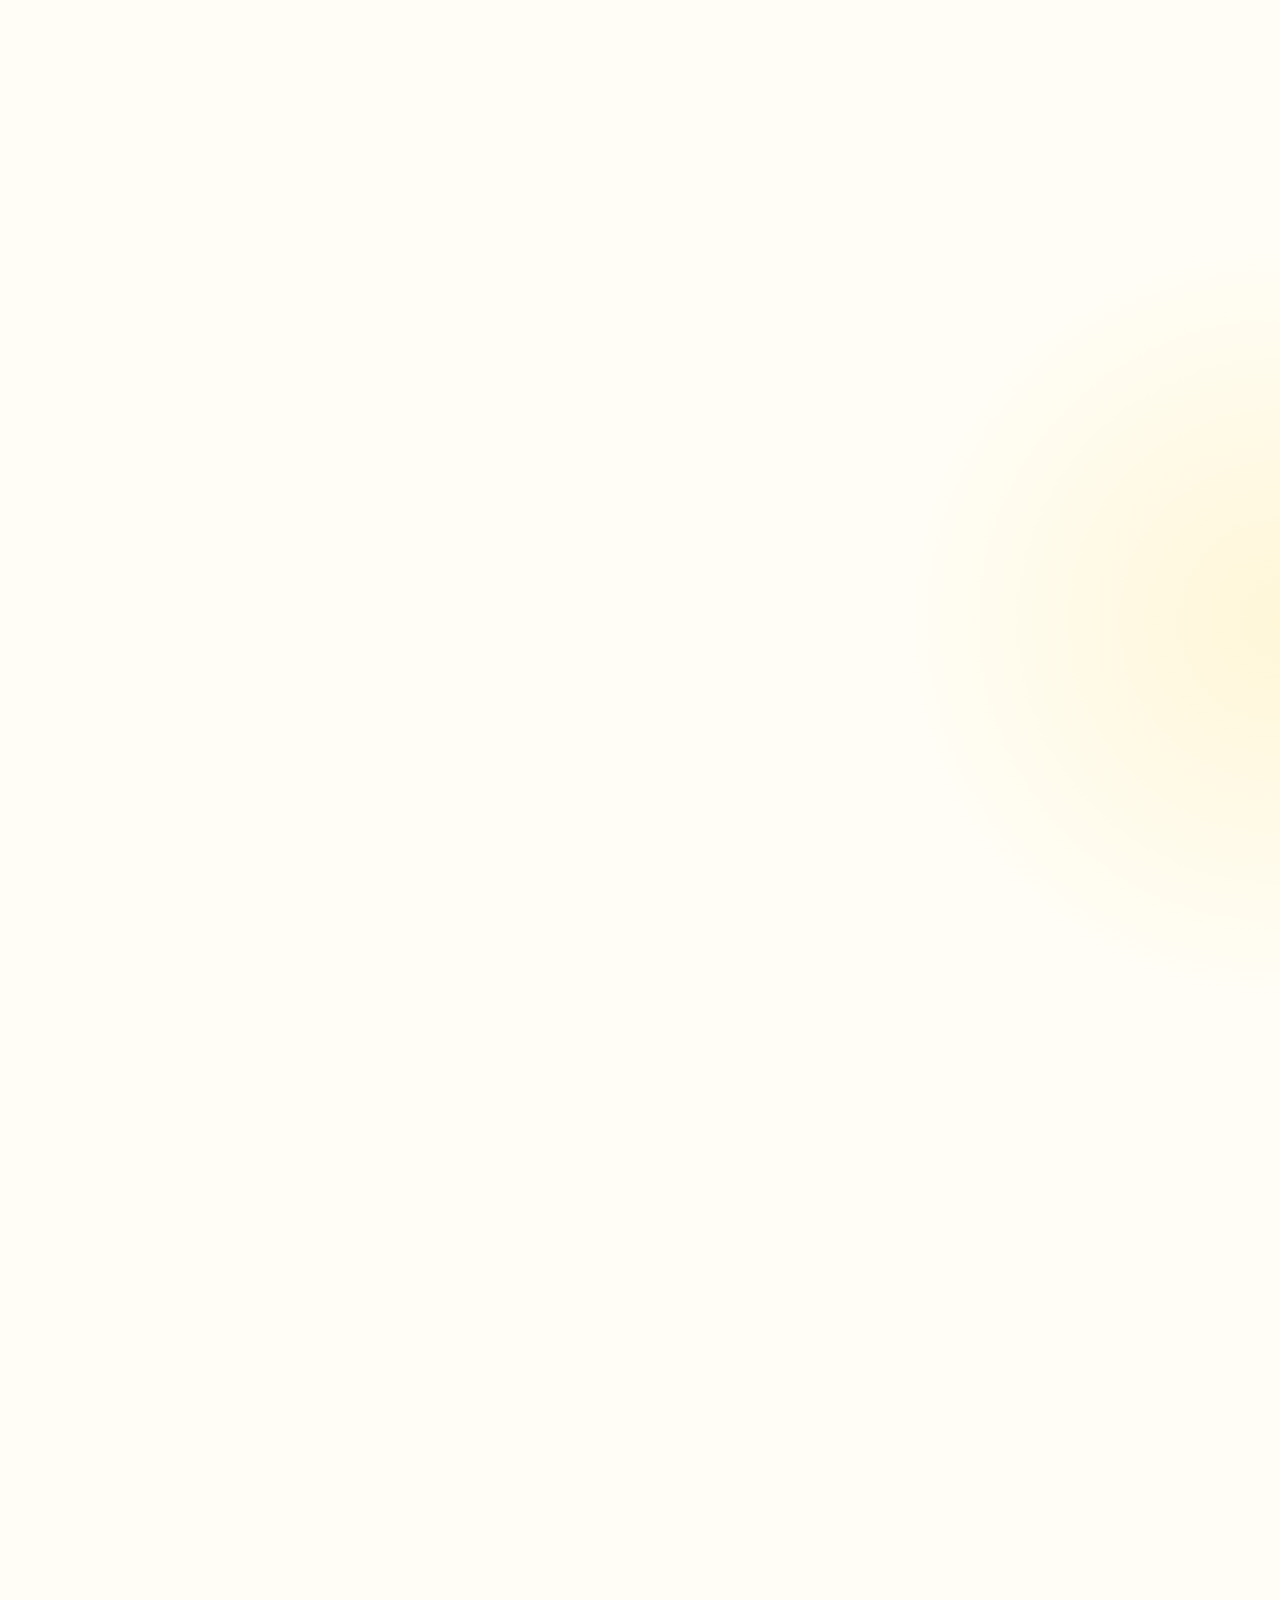
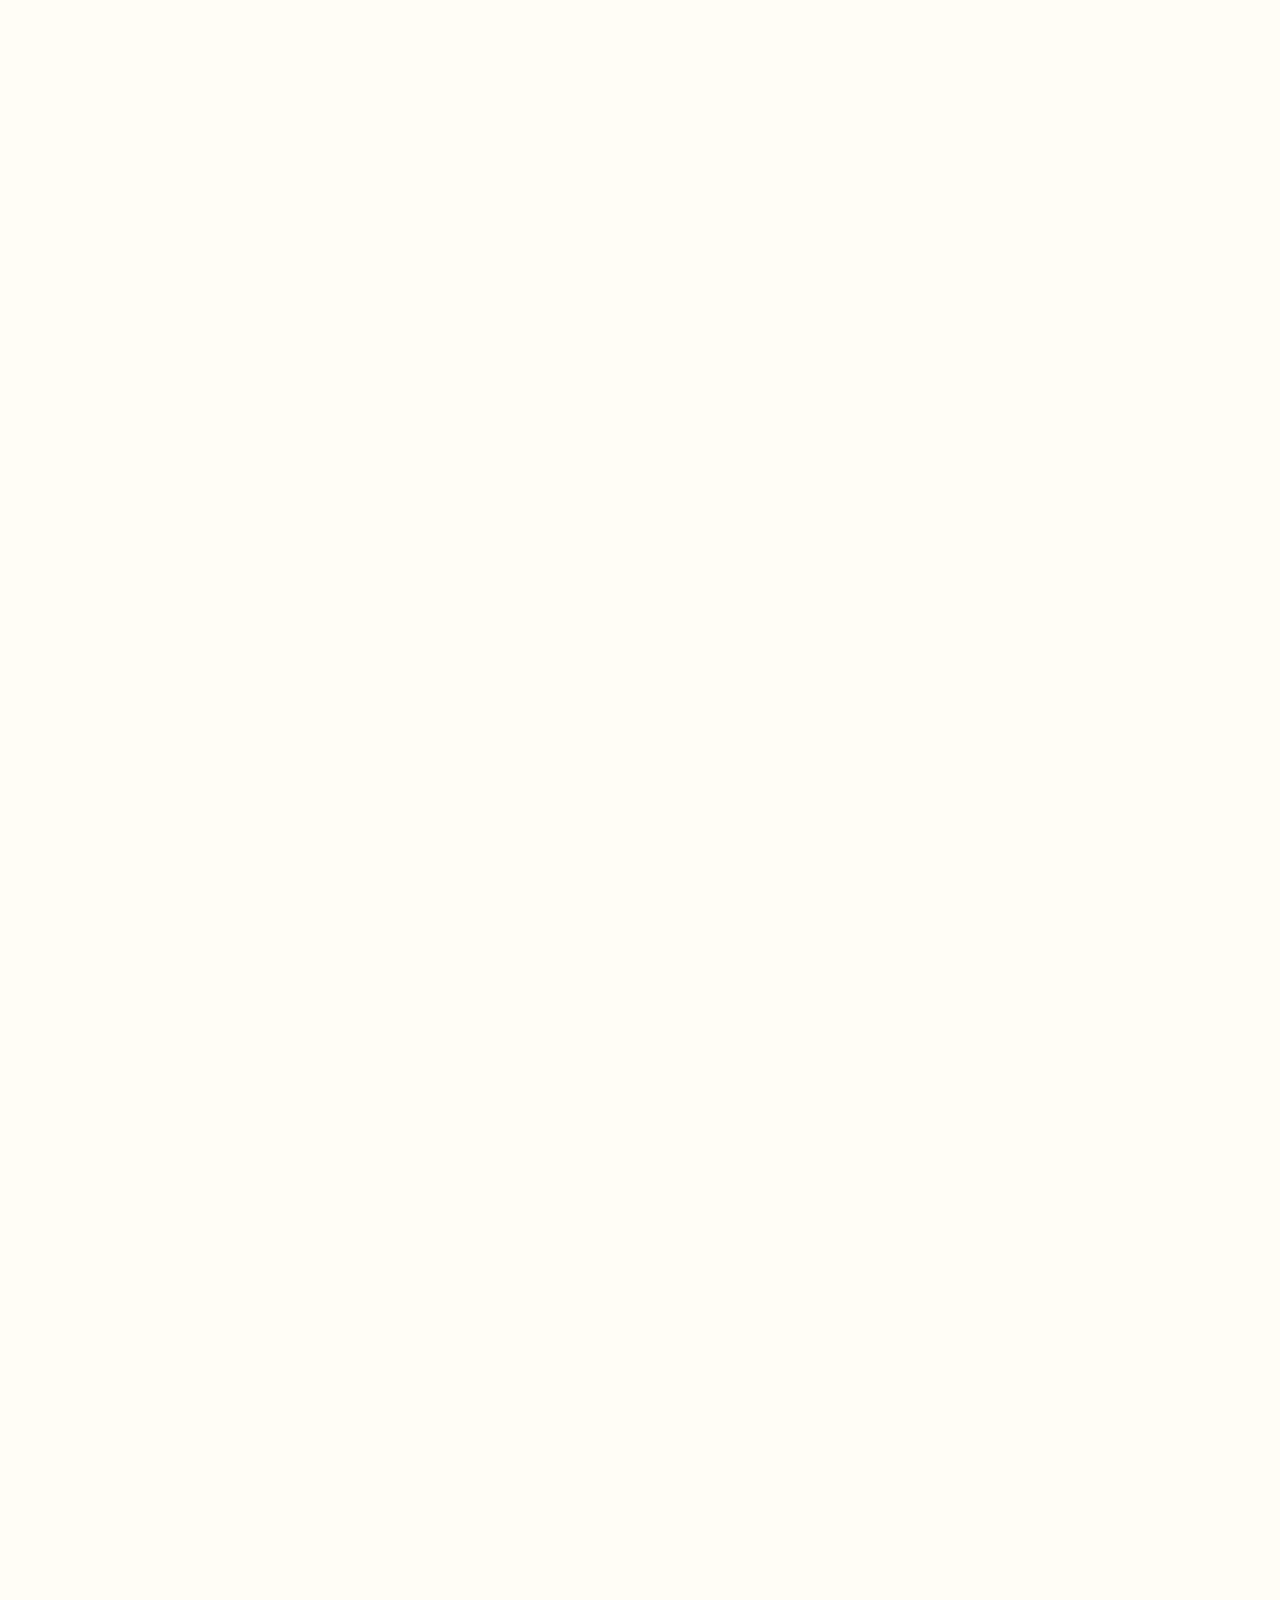
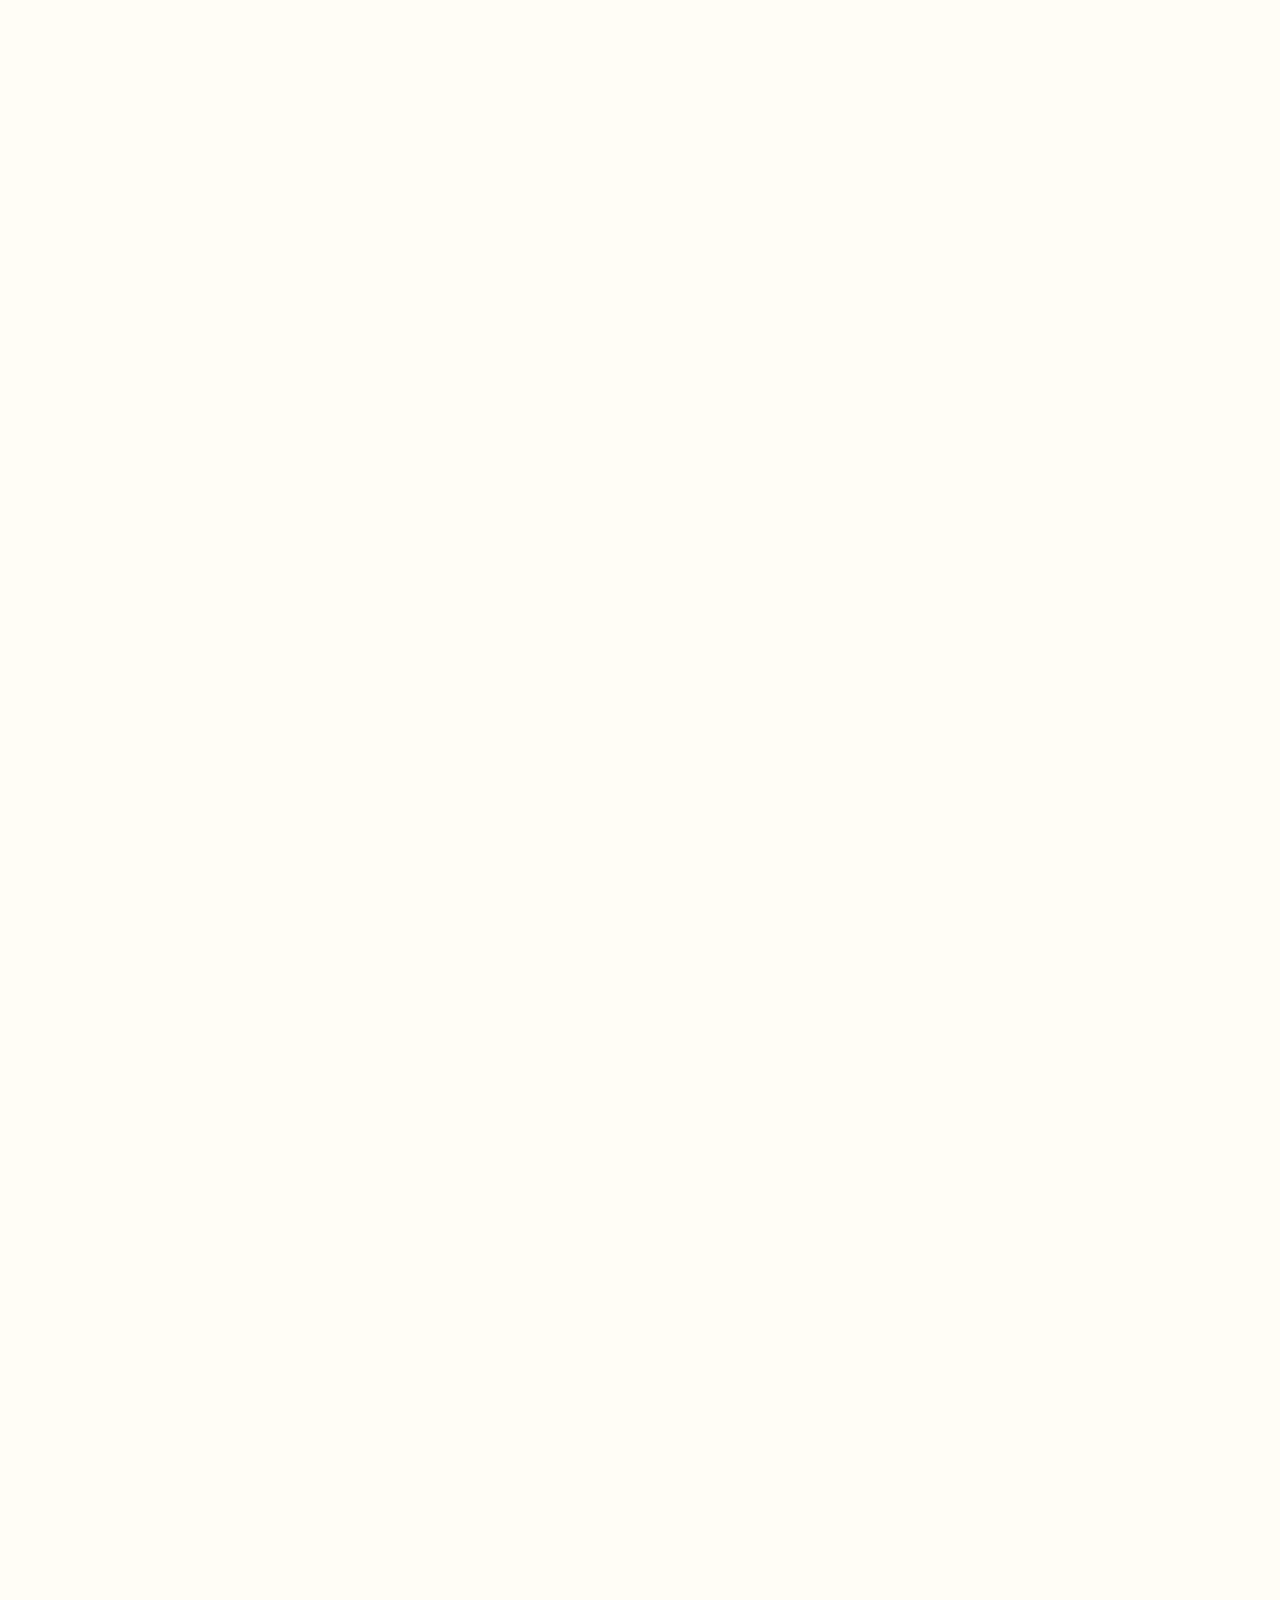
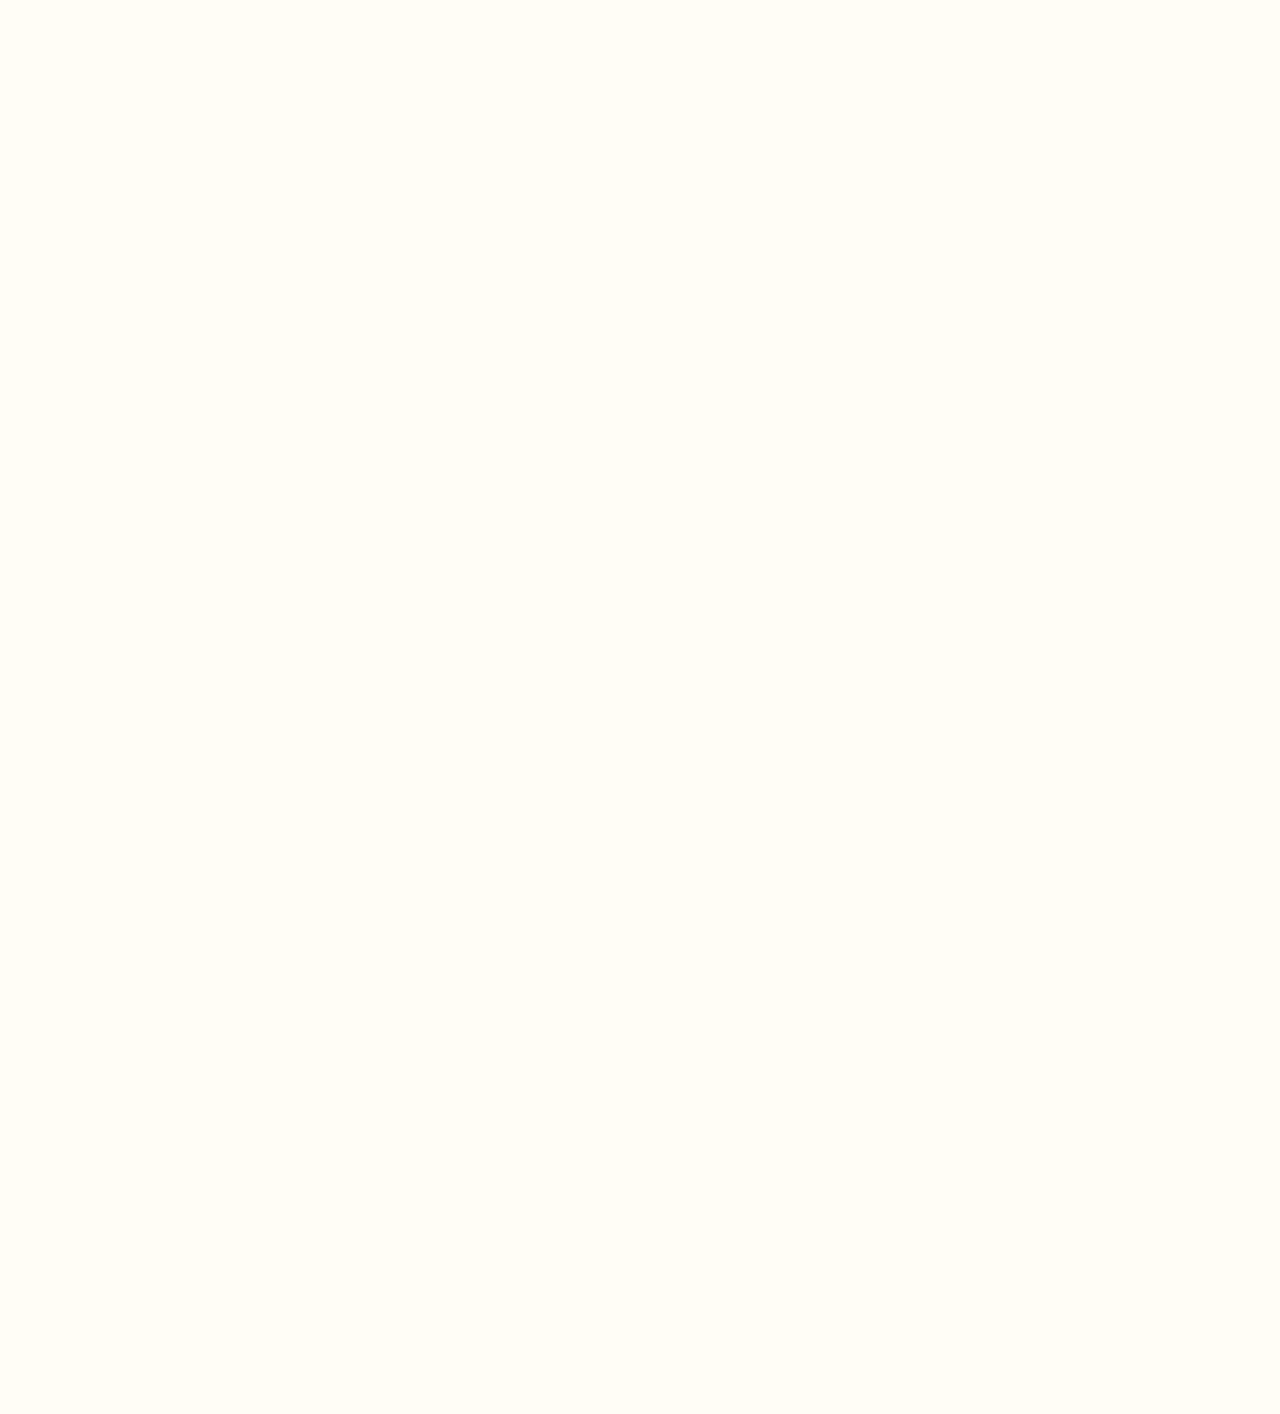
<file: Offer-Product.html>
<!DOCTYPE html>
<html lang="en">
<head>
    <meta charset="UTF-8">
    <meta name="viewport" content="width=device-width, initial-scale=1.0">
    <title>Special Offer</title>
    <link rel="icon" href="image/logo/Logo.png">
    <link rel="stylesheet" href="styles.css">
    <link href="https://fonts.googleapis.com/css2?family=Poppins:wght@300;400;500;600;700&display=swap" 
    rel="stylesheet">
    <link rel="stylesheet" href="https://cdnjs.cloudflare.com/ajax/libs/font-awesome/4.7.0/css/font-awesome.min.css">
</head>
<body>
    <div class="container">
        <div class="navbar">
            <div class="logo">
                <a href="Pure.html"><img src="image/logo/Logo.png" alt="PURE" width="125px"></a>
            </div>
            <nav>
                <ul id="MenuItems">
                    <li><a href="Pure.html">Home</a></li>
                    <li><a href="Products.html">Product</a></li>
                    <li><a href="">About Us</a></li>
                    <li><a href="">Contact</a></li>
                    <li><a href="">Account</a></li>
                </ul>
            </nav>
            <a href="Cart.html"><img src="image/logo/cart.png" alt="img" width="50px" height="50px"></a>
            <img src="image/logo/menu.png" alt="img" class="menu-icon" onclick="menutoggle()">
        </div>
    </div>

    <!------------single product details--------------->

    <div class="small-container single-product">
        <div class="row">
            <div class="col-2">
                <img src="image/Offer/01.png" alt="img" width="100%" id="productimg">

                <div class="small-img-row">
                    <div class="small-img-col">
                        <img src="image/Offer/01.png" alt="img" width="100%" class="small-img">
                    </div>
                    <div class="small-img-col">
                        <img src="image/Offer/02.png" alt="img" width="100%" class="small-img">
                    </div>
                    <div class="small-img-col">
                        <img src="image/Offer/03.png" alt="img" width="100%" class="small-img">
                    </div>
                    <div class="small-img-col">
                        <img src="image/Offer/04.png" alt="img" width="100%" class="small-img">
                    </div>
                </div>
            </div>
            <div class="col-2">
                <p>Home / Ring</p>
                <h1>The Aveera Ring</h1>
                <h3><s>₹ 33,269</s></h3>
                <h2>₹ 32,558</h2>
                <select>
                    <option>Select Size</option>
                    <option>XXL</option>
                    <option>XL</option>
                    <option>Large</option>
                    <option>Medium</option>
                    <option>Small</option>
                </select>
                <input type="number" value="1">
                <a href="Cart.html" class="btn">Add To Cart</a>
                <h3>Product Details <i class="fa fa-indent"></i></h3>
                <p>
                    Product Code078025-28718831
                    <br>Height 22.8 mm
                    <br>Width 10.02 mm
                    <br>Type 18Kt  Gold
                    <br>Weight 2.35 gram
                </p>
            </div>
        </div>
    </div>

    <!-------------title------------>

    <div class="small-container">
        <div class="row row-2">
            <h2>Related Products</h2>
            <a href="Products.html">View More</a>
        </div>
    </div>

    <!---------------Products------------------->

    <div class="small-container">
        <div class="row">
            <div class="col-4">
                <img src="image/Product Images/Rings/third/01.png" alt="img">
                <h4>Jadine Gold Band</h4>
                <div class="rating">
                    <i class="fa fa-star checked"></i>
                    <i class="fa fa-star checked"></i>
                    <i class="fa fa-star checked"></i>
                    <i class="fa fa-star-half-o"></i>
                    <i class="fa fa-star-o"></i>
                </div>
                <p>₹11,824</p>
            </div>
            <div class="col-4">
                <img src="image/Product Images/Earrings/dory multi/front.png" alt="img">
                <h4>The Dory Multi Pierced Stud Earrings</h4>
                <div class="rating">
                    <i class="fa fa-star"></i>
                    <i class="fa fa-star"></i>
                    <i class="fa fa-star"></i>
                    <i class="fa fa-star-half-o"></i>
                    <i class="fa fa-star-o"></i>
                </div>
                <p>₹10,188</p>
            </div>    
            <div class="col-4">
                <img src="image/Product Images/Pendant/first/01.jpg" alt="img">
                <h4>Bluestone pendant</h4>
                <div class="rating">
                    <i class="fa fa-star"></i>
                    <i class="fa fa-star"></i>
                    <i class="fa fa-star"></i>
                    <i class="fa fa-star"></i>
                    <i class="fa fa-star-half-o"></i>
                </div>
                <p>₹13,160</p>
            </div>
            <div class="col-4">
                <img src="image/Product Images/Earrings/efinity stud/front.png" alt="img">
                <h4>The Efinity Stud Earrings</h4>
                <div class="rating">
                    <i class="fa fa-star"></i>
                    <i class="fa fa-star"></i>
                    <i class="fa fa-star"></i>
                    <i class="fa fa-star-half-o"></i>
                    <i class="fa fa-star-o"></i>
                </div>
                <p>₹47,938</p>
            </div>    
        </div>
    </div>

</div>

<!---------------footer--------------------->
<div class="footer">
    <div class="container">
        <div class="row">
            <div class="footer-col-1">
                <h3>Download Our App</h3>
                <p>Download App for Android and ios mobile phone</p>
                <div class="app-logo">
                    <img src="image/logo/play store.png" alt="Play-store-img">
                    <img src="image/logo/App store.png" alt="App-store-img">
                </div>
            </div>
            <div class="footer-col-2">
                <img src="image/logo/Logo.png">
                <p>Our Purpose Is To Sustainably Make the Pleasure of 
                    importance Accessible to the Many</p>
            </div>
            <div class="footer-col-3">
                <h3>Useful links</h3>
                <ul>
                    <li>Coupons</li>
                    <li>Blog Post</li>
                    <li>Return Policy</li>
                    <li>Join Affiliate</li>
                </ul>
            </div>
            <div class="footer-col-4">
                <h3>Follow us</h3>
                <ul>
                    <li>Facebook</li>
                    <li>Twitter</li>
                    <li>Instagram</li>
                    <li>Youtube</li>
                </ul>
            </div>
        </div>
        <hr>
        <p class="Copyright">Copyright 2024 Pure Jewelries. All rights reserved.</p>
    </div>
</div>
<!-----------js for toggle menu------------->

<script>
    var MenuItems=document.getElementById("MenuItems");
    MenuItems.style.maxHeight="0px";
    function menutoggle(){
        if(MenuItems.style.maxHeight=="0px")
        {
            MenuItems.style.maxHeight="200px";
        }
        else
        {
            MenuItems.style.maxHeight="0px";
        }
    }
</script>

<!----------js for product gallery-------------->

<script>
    var productimg = document.getElementById("productimg")
    var Smallimg = document.getElementsByClassName("small-img");
    
    Smallimg[0].onclick = function(){
        productimg.src = Smallimg[0].src;
    }
    Smallimg[1].onclick = function(){
        productimg.src = Smallimg[1].src;
    }
    Smallimg[2].onclick = function(){
        productimg.src = Smallimg[2].src;
    }
    Smallimg[3].onclick = function(){
        productimg.src = Smallimg[3].src;
    }
</script>

</body>
</html>
</file>
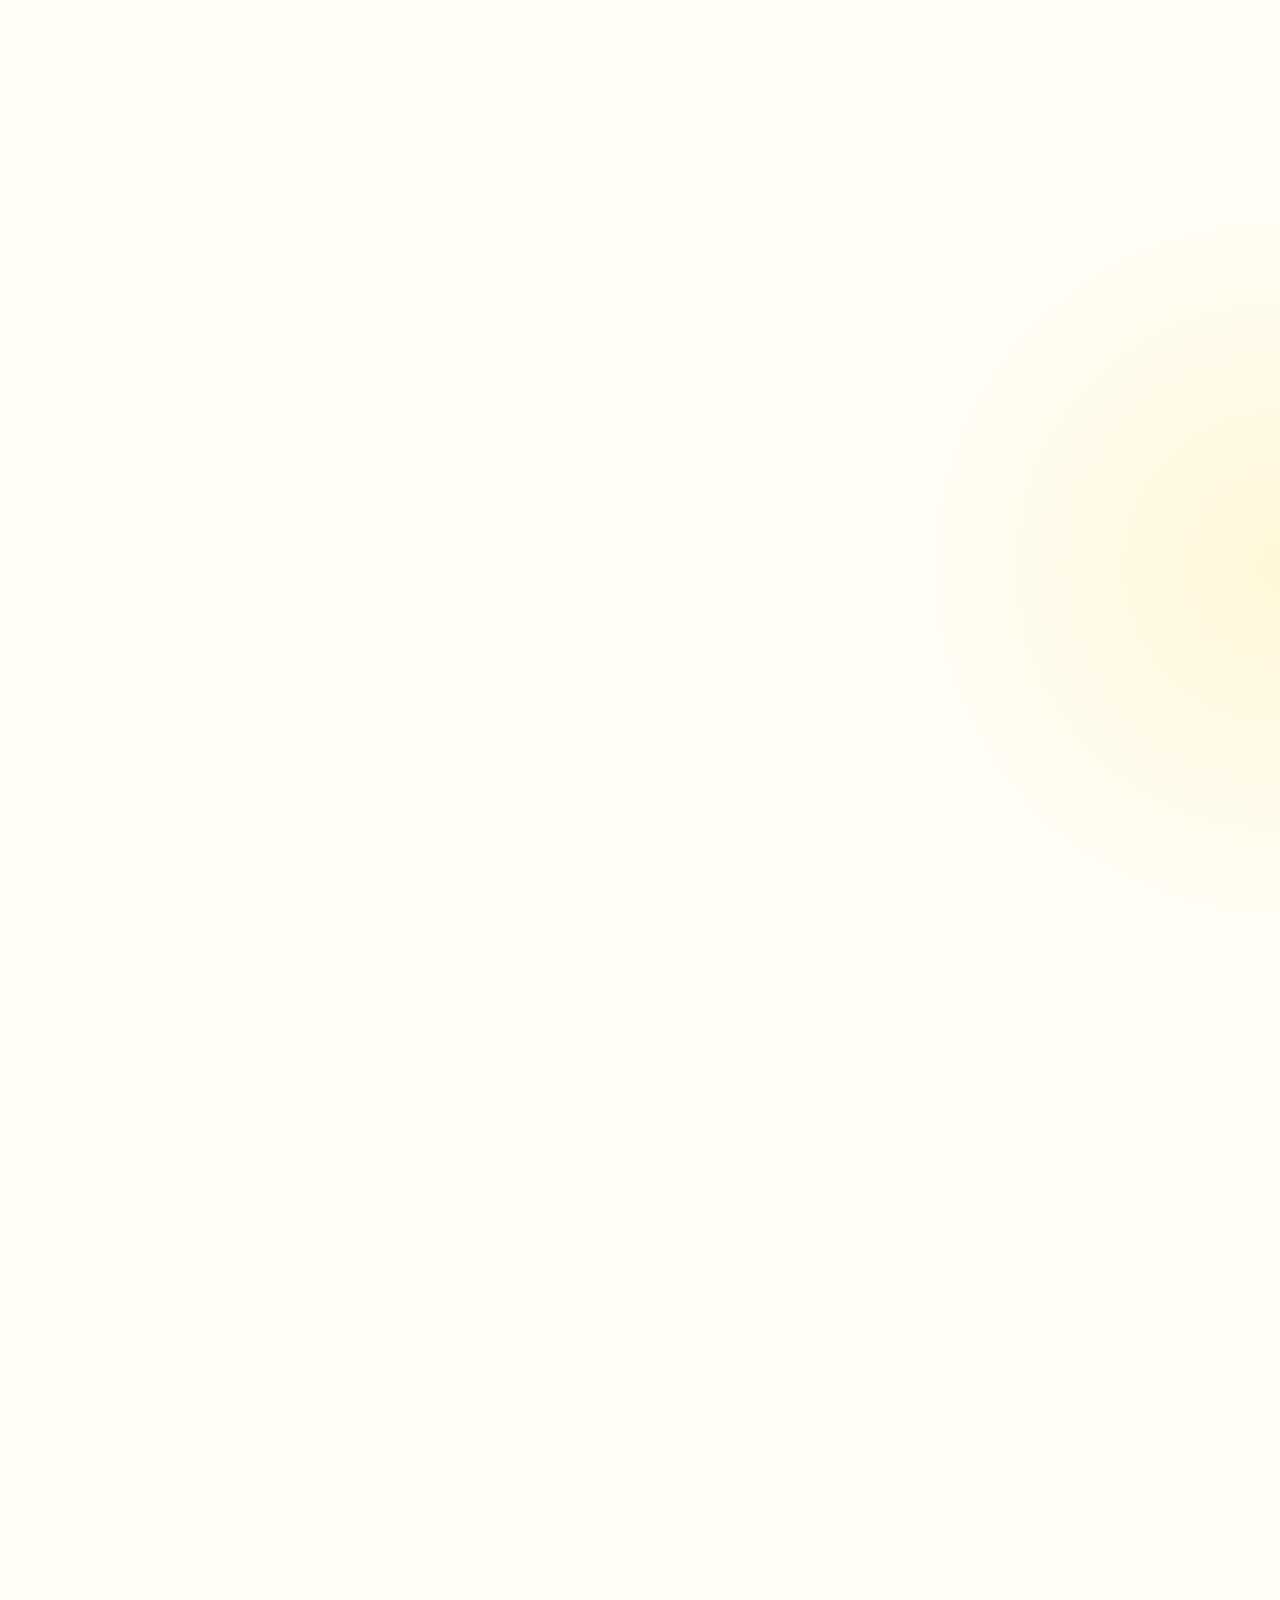
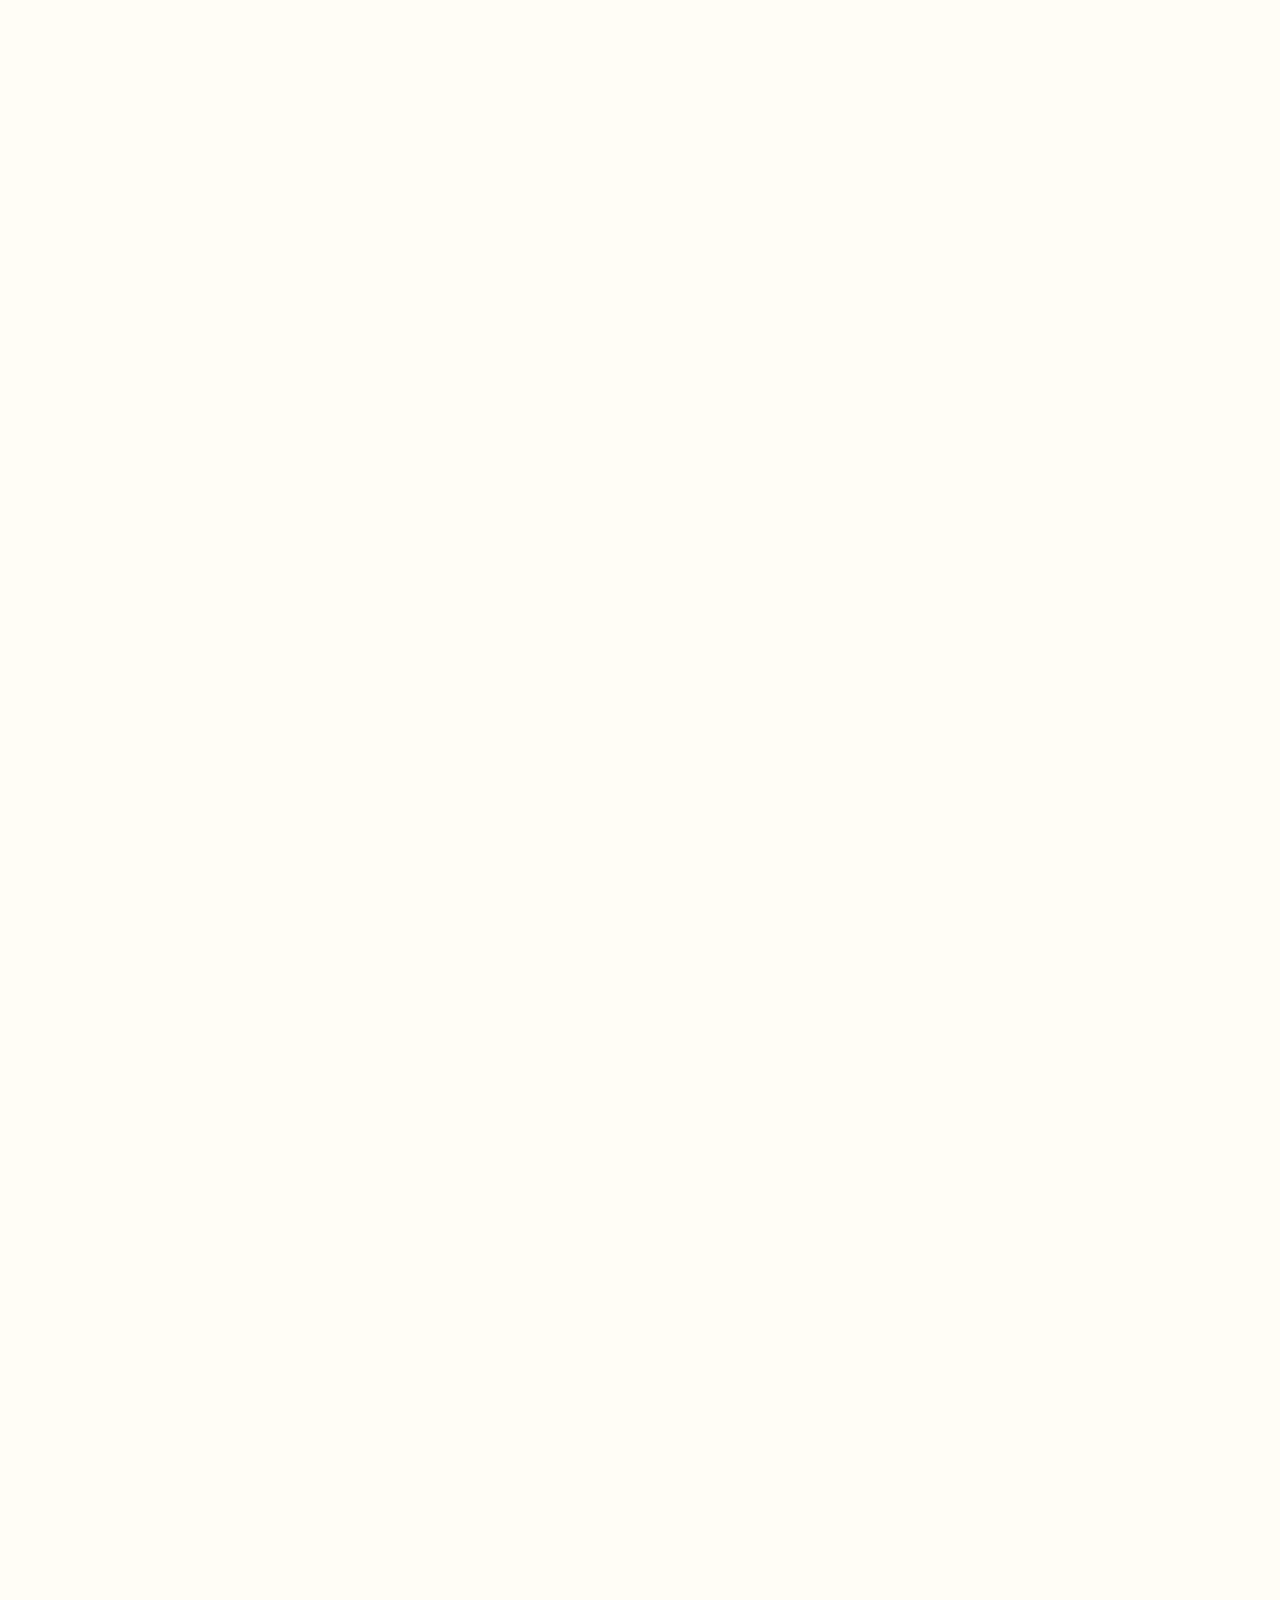
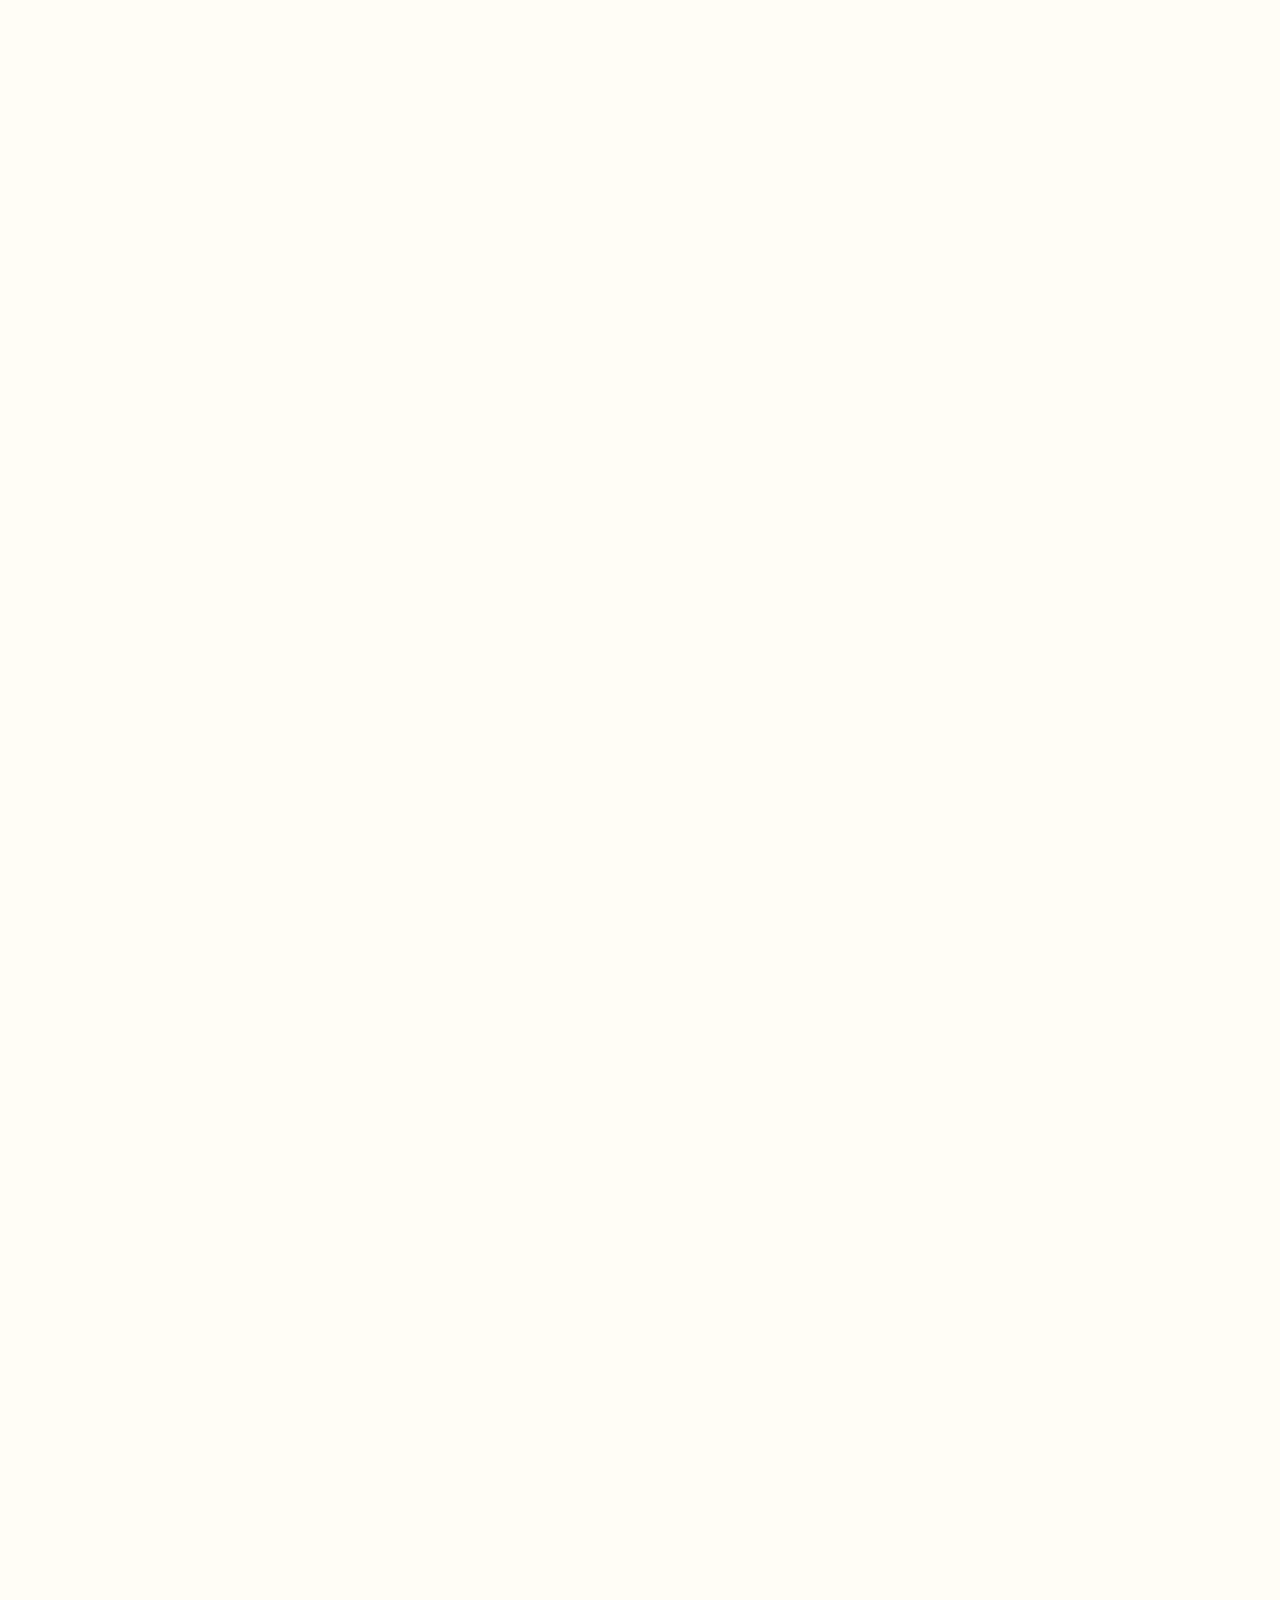
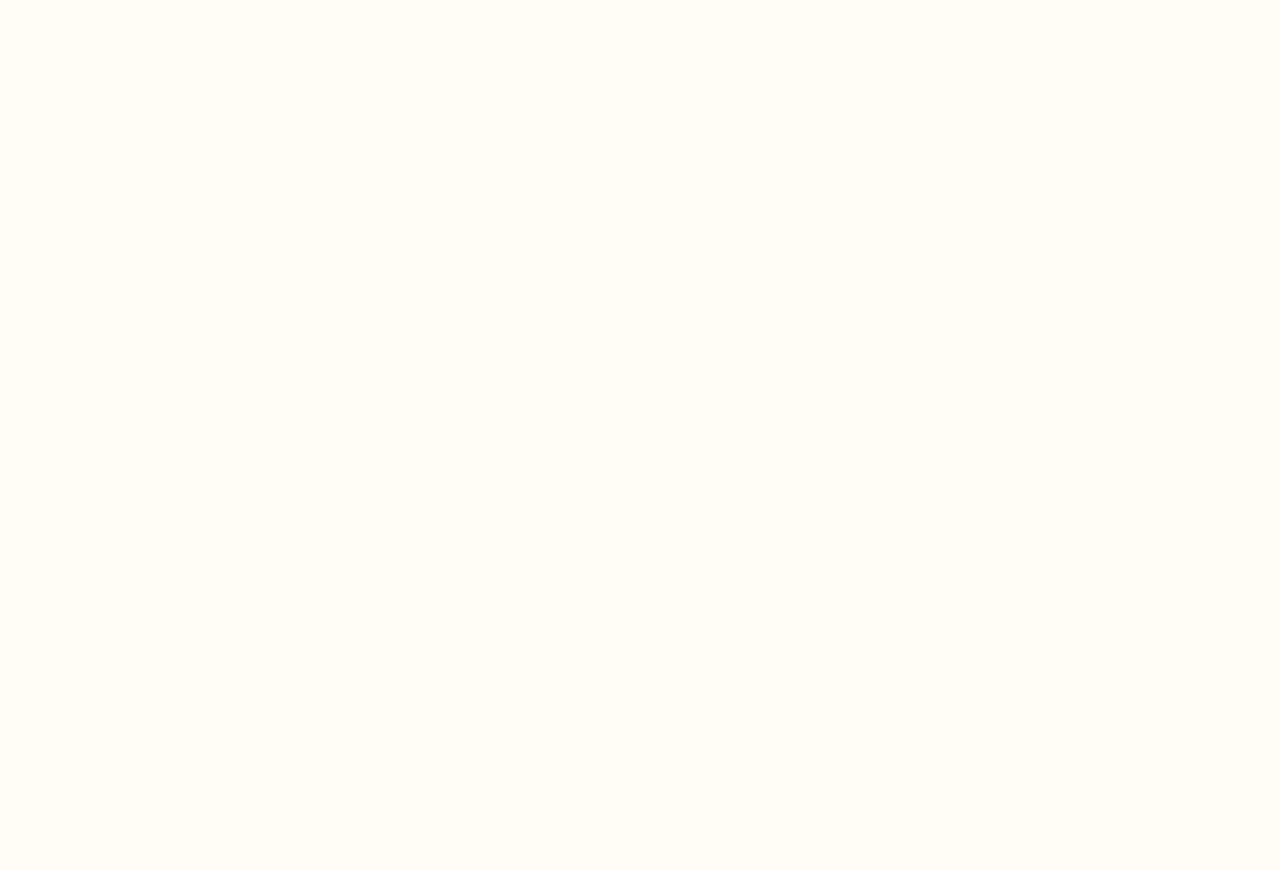
<file: Product-details.html>
<!DOCTYPE html>
<html lang="en">
<head>
    <meta charset="UTF-8">
    <meta name="viewport" content="width=device-width, initial-scale=1.0">
    <title>Product detail</title>
    <link rel="icon" href="image/logo/Logo.png">
    <link rel="stylesheet" href="styles.css">
    <link href="https://fonts.googleapis.com/css2?family=Poppins:wght@300;400;500;600;700&display=swap" 
    rel="stylesheet">
    <link rel="stylesheet" href="https://cdnjs.cloudflare.com/ajax/libs/font-awesome/4.7.0/css/font-awesome.min.css">
</head>
<body>
    <div class="container">
        <div class="navbar">
            <div class="logo">
                <a href="Pure.html"><img src="image/logo/Logo.png" alt="PURE" width="125px"></a>
            </div>
            <nav>
                <ul id="MenuItems">
                    <li><a href="Pure.html">Home</a></li>
                    <li><a href="Products.html">Product</a></li>
                    <li><a href="">About Us</a></li>
                    <li><a href="">Contact</a></li>
                    <li><a href="">Account</a></li>
                </ul>
            </nav>
            <a href="Cart.html"><img src="image/logo/cart.png" alt="img" width="50px" height="50px"></a>
            <img src="image/logo/menu.png" alt="img" class="menu-icon" onclick="menutoggle()">
        </div>
    </div>

    <!------------single product details--------------->

    <div class="small-container single-product">
        <div class="row">
            <div class="col-2">
                <img src="image/Product Images/Rings/first/01.png" alt="img" width="100%" id="productimg">

                <div class="small-img-row">
                    <div class="small-img-col">
                        <img src="image/Product Images/Rings/first/01.png" alt="img" width="100%" class="small-img">
                    </div>
                    <div class="small-img-col">
                        <img src="image/Product Images/Rings/first/02.png" alt="img" width="100%" class="small-img">
                    </div>
                    <div class="small-img-col">
                        <img src="image/Product Images/Rings/first/03.png" alt="img" width="100%" class="small-img">
                    </div>
                    <div class="small-img-col">
                        <img src="image/Product Images/Rings/first/04.png" alt="img" width="100%" class="small-img">
                    </div>
                </div>
            </div>
            <div class="col-2">
                <p>Home / Ring</p>
                <h1>The Dimas Textureed Brand for Her</h1>
                <h3>₹ 10,310</h3>
                <select>
                    <option>Select Size</option>
                    <option>XXL</option>
                    <option>XL</option>
                    <option>Large</option>
                    <option>Medium</option>
                    <option>Small</option>
                </select>
                <input type="number" value="1">
                <a href="Cart.html" class="btn">Add To Cart</a>
                <h3>Product Details <i class="fa fa-indent"></i></h3>
                <p>
                    Product Code 081692-33199079<br>Height 20.0 mm
                    <br>Width 3.5 mm
                    <br>Type 18Kt  Gold
                    <br>Weight 1.42 gram
                </p>
            </div>
        </div>
    </div>

    <!-------------title------------>

    <div class="small-container">
        <div class="row row-2">
            <h2>Related Products</h2>
            <a href="Products.html">View More</a>
        </div>
    </div>

    <!---------------Products------------------->

    <div class="small-container">
        <div class="row">
            <div class="col-4">
                <img src="image/Product Images/Rings/third/01.png" alt="img">
                <h4>Jadine Gold Band</h4>
                <div class="rating">
                    <i class="fa fa-star checked"></i>
                    <i class="fa fa-star checked"></i>
                    <i class="fa fa-star checked"></i>
                    <i class="fa fa-star-half-o"></i>
                    <i class="fa fa-star-o"></i>
                </div>
                <p>₹11,824</p>
            </div>
            <div class="col-4">
                <img src="image/Product Images/Earrings/dory multi/front.png" alt="img">
                <h4>The Dory Multi Pierced Stud Earrings</h4>
                <div class="rating">
                    <i class="fa fa-star"></i>
                    <i class="fa fa-star"></i>
                    <i class="fa fa-star"></i>
                    <i class="fa fa-star-half-o"></i>
                    <i class="fa fa-star-o"></i>
                </div>
                <p>₹10,188</p>
            </div>    
            <div class="col-4">
                <img src="image/Product Images/Pendant/first/01.jpg" alt="img">
                <h4>Bluestone pendant</h4>
                <div class="rating">
                    <i class="fa fa-star"></i>
                    <i class="fa fa-star"></i>
                    <i class="fa fa-star"></i>
                    <i class="fa fa-star"></i>
                    <i class="fa fa-star-half-o"></i>
                </div>
                <p>₹13,160</p>
            </div>
            <div class="col-4">
                <img src="image/Product Images/Earrings/efinity stud/front.png" alt="img">
                <h4>The Efinity Stud Earrings</h4>
                <div class="rating">
                    <i class="fa fa-star"></i>
                    <i class="fa fa-star"></i>
                    <i class="fa fa-star"></i>
                    <i class="fa fa-star-half-o"></i>
                    <i class="fa fa-star-o"></i>
                </div>
                <p>₹47,938</p>
            </div>    
        </div>
    </div>

</div>

<!---------------footer--------------------->
<div class="footer">
    <div class="container">
        <div class="row">
            <div class="footer-col-1">
                <h3>Download Our App</h3>
                <p>Download App for Android and ios mobile phone</p>
                <div class="app-logo">
                    <img src="image/logo/play store.png" alt="Play-store-img">
                    <img src="image/logo/App store.png" alt="App-store-img">
                </div>
            </div>
            <div class="footer-col-2">
                <img src="image/logo/Logo.png">
                <p>Our Purpose Is To Sustainably Make the Pleasure of 
                    importance Accessible to the Many</p>
            </div>
            <div class="footer-col-3">
                <h3>Useful links</h3>
                <ul>
                    <li>Coupons</li>
                    <li>Blog Post</li>
                    <li>Return Policy</li>
                    <li>Join Affiliate</li>
                </ul>
            </div>
            <div class="footer-col-4">
                <h3>Follow us</h3>
                <ul>
                    <li>Facebook</li>
                    <li>Twitter</li>
                    <li>Instagram</li>
                    <li>Youtube</li>
                </ul>
            </div>
        </div>
        <hr>
        <p class="Copyright">Copyright 2024 Pure Jewelries. All rights reserved.</p>
    </div>
</div>
<!-----------js for toggle menu------------->

<script>
    var MenuItems=document.getElementById("MenuItems");
    MenuItems.style.maxHeight="0px";
    function menutoggle(){
        if(MenuItems.style.maxHeight=="0px")
        {
            MenuItems.style.maxHeight="200px";
        }
        else
        {
            MenuItems.style.maxHeight="0px";
        }
    }
</script>

<!----------js for product gallery-------------->

<script>
    var productimg = document.getElementById("productimg")
    var Smallimg = document.getElementsByClassName("small-img");
    
    Smallimg[0].onclick = function(){
        productimg.src = Smallimg[0].src;
    }
    Smallimg[1].onclick = function(){
        productimg.src = Smallimg[1].src;
    }
    Smallimg[2].onclick = function(){
        productimg.src = Smallimg[2].src;
    }
    Smallimg[3].onclick = function(){
        productimg.src = Smallimg[3].src;
    }
</script>

</body>
</html>
</file>
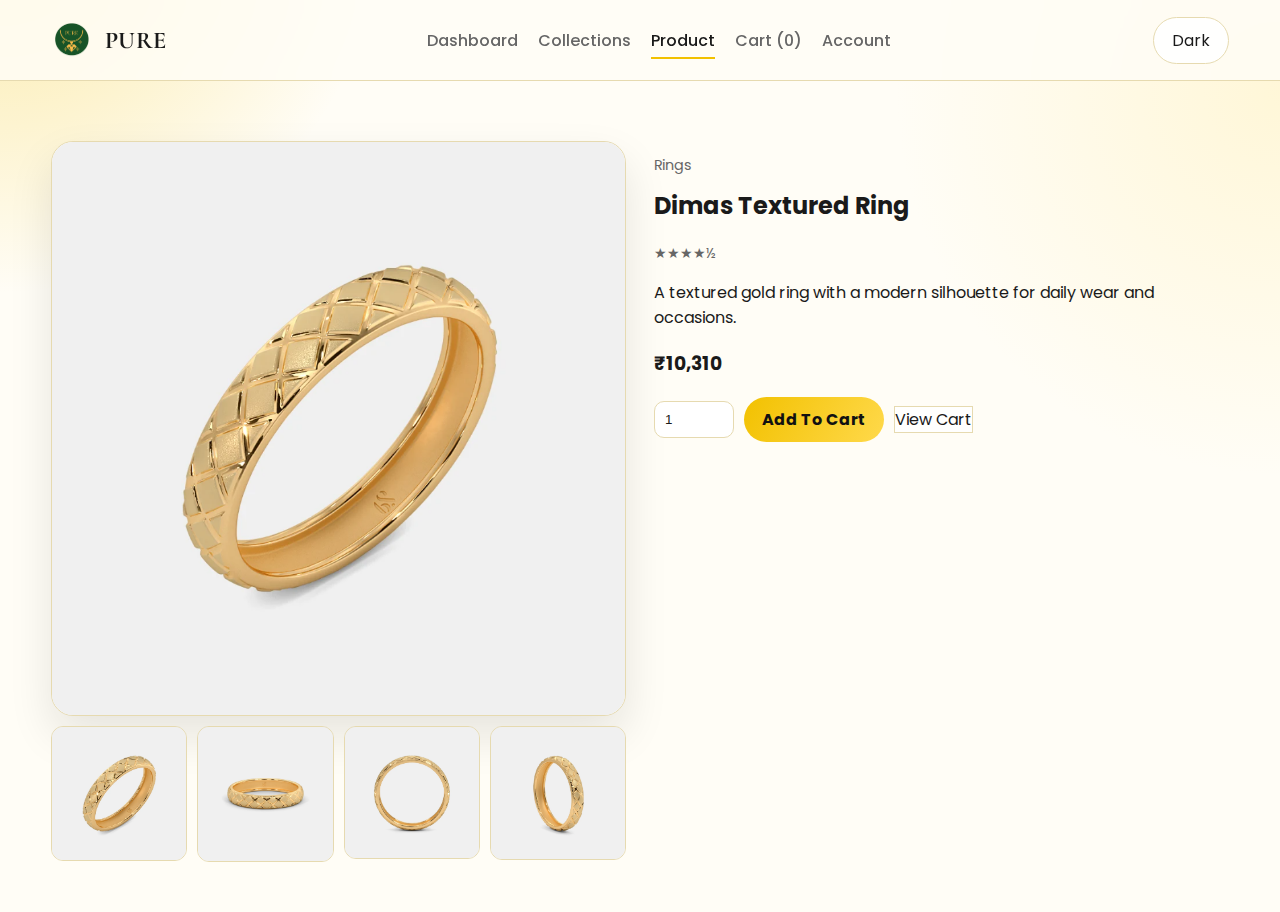
<file: product.html>
﻿<!DOCTYPE html>
<html lang="en" data-theme="light">
<head>
  <meta charset="UTF-8">
  <meta name="viewport" content="width=device-width, initial-scale=1.0">
  <title>PURE | Product</title>
  <link rel="icon" href="image/logo/Logo.png">
  <link rel="preconnect" href="https://fonts.googleapis.com">
  <link rel="preconnect" href="https://fonts.gstatic.com" crossorigin>
  <link href="https://fonts.googleapis.com/css2?family=Cormorant+Garamond:wght@500;600;700&family=Poppins:wght@400;500;600;700&display=swap" rel="stylesheet">
  <link rel="stylesheet" href="styles.css">
</head>
<body>
  <div class="loader"><div class="loader-ring"></div></div>
  <header class="nav">
    <div class="container nav-inner">
      <a class="logo" href="index.html"><img src="image/logo/Logo.png" alt="Pure"><span>PURE</span></a>
      <nav class="nav-links">
        <a href="index.html">Dashboard</a>
        <a href="products.html">Collections</a>
        <a class="active" href="product.html">Product</a>
        <a href="cart.html">Cart (<span data-cart-count>0</span>)</a><a href="account.html">Account</a>
      </nav>
      <div class="actions"><button id="themeToggle" class="btn-ghost">Dark</button></div>
    </div>
  </header>

  <main class="section" id="productPage">
    <div class="container product-wrap">
      <div>
        <div class="gallery-main"><img id="mainImage" src="" alt="Product image"></div>
        <div class="gallery-strip" id="thumbs"></div>
      </div>
      <div>
        <p class="meta" id="pCat"></p>
        <h2 id="pName" style="margin-top:0"></h2>
        <p class="meta" id="pRate"></p>
        <p id="pDesc"></p>
        <h3 id="pPrice"></h3>
        <div class="row" style="justify-content:flex-start;margin-top:12px;">
          <input id="qty" type="number" value="1" min="1" style="width:80px;padding:10px;border:1px solid var(--line);border-radius:10px;background:var(--surface);color:var(--text)">
          <button id="addBtn" class="btn-primary">Add To Cart</button>
          <a href="cart.html" class="btn-ghost">View Cart</a>
        </div>
      </div>
    </div>
  </main>
  <div id="toast" class="toast">Added to cart</div>

  <script src="products.js"></script>
  <script src="script.js"></script>
</body>
</html>
</file>
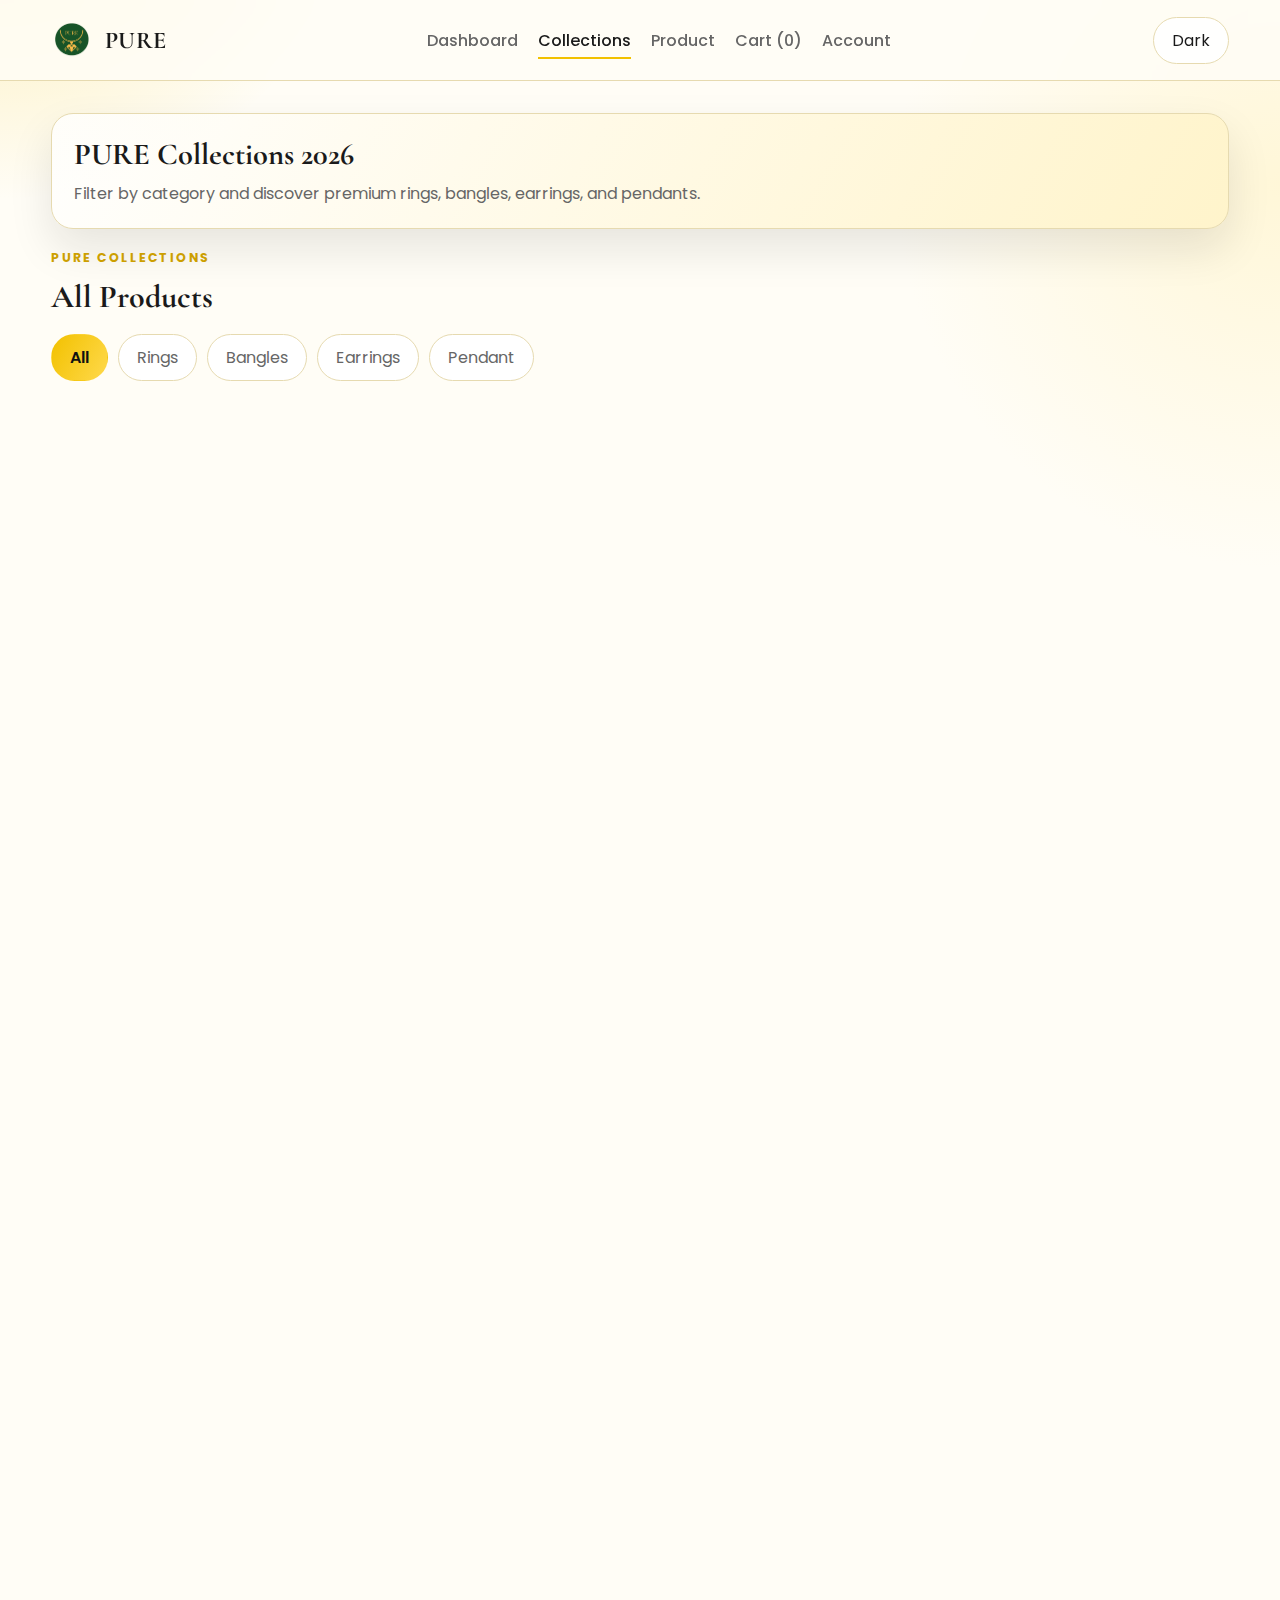
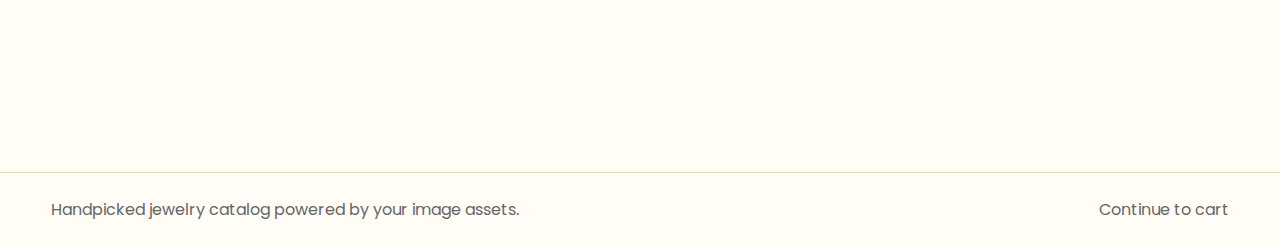
<file: products.html>
﻿<!DOCTYPE html>
<html lang="en" data-theme="light">
<head>
  <meta charset="UTF-8">
  <meta name="viewport" content="width=device-width, initial-scale=1.0">
  <title>PURE | Collections</title>
  <link rel="icon" href="image/logo/Logo.png">
  <link rel="preconnect" href="https://fonts.googleapis.com">
  <link rel="preconnect" href="https://fonts.gstatic.com" crossorigin>
  <link href="https://fonts.googleapis.com/css2?family=Cormorant+Garamond:wght@500;600;700&family=Poppins:wght@400;500;600;700&display=swap" rel="stylesheet">
  <link rel="stylesheet" href="styles.css">
</head>
<body>
  <div class="loader"><div class="loader-ring"></div></div>
  <header class="nav">
    <div class="container nav-inner">
      <a class="logo" href="index.html"><img src="image/logo/Logo.png" alt="Pure"><span>PURE</span></a>
      <nav class="nav-links">
        <a href="index.html">Dashboard</a>
        <a class="active" href="products.html">Collections</a>
        <a href="product.html">Product</a>
        <a href="cart.html">Cart (<span data-cart-count>0</span>)</a><a href="account.html">Account</a>
      </nav>
      <div class="actions"><button id="themeToggle" class="btn-ghost">Dark</button></div>
    </div>
  </header>

  <main class="section">
    <div class="container">
      <div class="promo-band">
        <h3>PURE Collections 2026</h3>
        <p>Filter by category and discover premium rings, bangles, earrings, and pendants.</p>
      </div>
      <div class="section-head">
        <div>
          <p class="hero-kicker">Pure Collections</p>
          <h2>All Products</h2>
        </div>
      </div>
      <div class="filters">
        <button class="filter-btn active" data-filter="All">All</button>
        <button class="filter-btn" data-filter="Rings">Rings</button>
        <button class="filter-btn" data-filter="Bangles">Bangles</button>
        <button class="filter-btn" data-filter="Earrings">Earrings</button>
        <button class="filter-btn" data-filter="Pendant">Pendant</button>
      </div>
      <div class="grid" id="catalogGrid"></div>
    </div>
  </main>

  <footer class="footer">
    <div class="container footer-inner">
      <div>Handpicked jewelry catalog powered by your image assets.</div>
      <div><a href="cart.html">Continue to cart</a></div>
    </div>
  </footer>
  <div id="toast" class="toast">Added to cart</div>

  <script src="products.js"></script>
  <script src="script.js"></script>
</body>
</html>
</file>
<file: styles.css>
﻿:root {
  --bg: #fffdf6;
  --surface: #ffffff;
  --surface-2: #fff4cb;
  --text: #1a1a1a;
  --muted: #666666;
  --line: #e6dab0;
  --primary: #f2c100;
  --primary-strong: #cc9f00;
  --shadow: 0 20px 44px rgba(22, 22, 22, 0.1);
  --gold-glow: rgba(242, 193, 0, 0.35);
}

[data-theme="dark"] {
  --bg: #0d0d0d;
  --surface: #171717;
  --surface-2: #262626;
  --text: #f4f4f4;
  --muted: #aaaaaa;
  --line: #3a3a3a;
  --primary: #f2c100;
  --primary-strong: #ffd95f;
  --shadow: 0 24px 56px rgba(0, 0, 0, 0.55);
  --gold-glow: rgba(242, 193, 0, 0.2);
}

* { box-sizing: border-box; }
html, body { margin: 0; padding: 0; }
body {
  font-family: "Poppins", sans-serif;
  background:
    radial-gradient(700px circle at 0% -10%, var(--gold-glow), transparent 55%),
    radial-gradient(800px circle at 100% 10%, color-mix(in srgb, var(--surface-2) 70%, transparent), transparent 48%),
    var(--bg);
  color: var(--text);
  opacity: 0;
  transform: translateY(8px);
  transition: opacity .26s ease, transform .26s ease;
}
body.loaded { opacity: 1; transform: translateY(0); }

a { color: inherit; text-decoration: none; }
img { max-width: 100%; display: block; }
.container { width: min(1180px, 92%); margin: 0 auto; }

.nav {
  position: sticky;
  top: 0;
  z-index: 20;
  backdrop-filter: blur(12px);
  background: color-mix(in srgb, var(--bg) 86%, transparent);
  border-bottom: 1px solid var(--line);
}
.nav-inner {
  height: 80px;
  display: flex;
  align-items: center;
  gap: 18px;
  justify-content: space-between;
}
.logo { display: flex; align-items: center; gap: 10px; font-weight: 700; letter-spacing: .2px; }
.logo img { width: 44px; }
.logo span { font-family: "Cormorant Garamond", serif; font-size: 1.5rem; }
.nav-links { display: flex; gap: 20px; align-items: center; }
.nav-links a { font-weight: 500; color: var(--muted); position: relative; }
.nav-links a::after {
  content: "";
  position: absolute;
  left: 0;
  bottom: -6px;
  width: 0;
  height: 2px;
  background: var(--primary);
  transition: width .25s ease;
}
.nav-links a.active, .nav-links a:hover { color: var(--text); }
.nav-links a.active::after, .nav-links a:hover::after { width: 100%; }
.actions { display: flex; gap: 10px; align-items: center; }

.btn, button {
  border: 0;
  cursor: pointer;
  font: inherit;
  border-radius: 999px;
  padding: 10px 18px;
}
.btn-primary {
  background: linear-gradient(120deg, var(--primary), #ffd94b);
  color: #111;
  font-weight: 700;
  transition: transform .25s ease, box-shadow .25s ease;
}
.btn-primary:hover { transform: translateY(-2px); box-shadow: 0 10px 26px var(--gold-glow); }
.btn-ghost {
  background: color-mix(in srgb, var(--surface) 88%, transparent);
  color: var(--text);
  border: 1px solid var(--line);
}
.btn-design {
  position: relative;
  padding: 8px 16px;
  font-size: .9rem;
  letter-spacing: .02em;
  box-shadow: 0 12px 30px var(--gold-glow);
  border-radius: 999px;
}
.btn-design::before {
  content: "";
  position: absolute;
  inset: -1px;
  border-radius: inherit;
  border: 1px solid color-mix(in srgb, var(--primary) 55%, #ffffff);
  opacity: .7;
}
.btn-design:hover {
  transform: translateY(-3px) scale(1.01);
  box-shadow: 0 16px 34px var(--gold-glow);
}
.btn-hero-main {
  padding: 9px 18px;
  font-size: .92rem;
  font-weight: 700;
  box-shadow: 0 10px 24px var(--gold-glow);
  border-radius: 999px;
}
.btn-hero-alt {
  padding: 9px 18px;
  font-size: .92rem;
  border-width: 1.5px;
  background: color-mix(in srgb, var(--surface) 78%, var(--surface-2));
  transition: transform .25s ease, border-color .25s ease, box-shadow .25s ease;
  border-radius: 999px;
}
.btn-hero-alt:hover {
  transform: translateY(-2px);
  border-color: var(--primary);
  box-shadow: 0 10px 22px rgba(0, 0, 0, 0.08);
}

.hero {
  padding: 62px 0;
  display: grid;
  grid-template-columns: 1.15fr 1fr;
  gap: 34px;
  align-items: center;
}
.hero-kicker {
  margin: 0 0 10px;
  text-transform: uppercase;
  letter-spacing: .14em;
  font-size: .78rem;
  color: var(--primary-strong);
  font-weight: 700;
}
.hero h1 {
  font-family: "Cormorant Garamond", serif;
  font-size: clamp(2.4rem, 4vw, 4.3rem);
  line-height: .95;
  margin: 0 0 14px;
  font-weight: 700;
}
.hero p { color: var(--muted); margin-bottom: 24px; }
.hero-card {
  border: 1px solid var(--line);
  background: linear-gradient(140deg, var(--surface), var(--surface-2));
  border-radius: 30px;
  padding: 24px;
  box-shadow: var(--shadow);
  animation: floatIn .8s ease;
}
.hero-card img {
  border-radius: 18px;
  box-shadow: 0 16px 30px rgba(0,0,0,.14);
}

.chips { display: flex; gap: 10px; flex-wrap: wrap; margin: 18px 0 0; }
.chip {
  border: 1px solid var(--line);
  background: color-mix(in srgb, var(--surface) 92%, transparent);
  padding: 6px 12px;
  border-radius: 999px;
  color: var(--muted);
  font-size: .84rem;
}

.section { padding: 32px 0 50px; }
.promo-band {
  border: 1px solid var(--line);
  border-radius: 22px;
  background: linear-gradient(120deg, color-mix(in srgb, var(--surface) 80%, transparent), var(--surface-2));
  box-shadow: var(--shadow);
  padding: 22px;
  margin-bottom: 20px;
}
.promo-band h3 {
  margin: 0 0 8px;
  font-family: "Cormorant Garamond", serif;
  font-size: 1.9rem;
}
.promo-band p { margin: 0; color: var(--muted); }
.design-grid {
  display: grid;
  grid-template-columns: 1fr 1fr;
  gap: 20px;
}
.design-panel {
  border: 1px solid var(--line);
  border-radius: 20px;
  background: linear-gradient(160deg, var(--surface), color-mix(in srgb, var(--surface-2) 20%, var(--surface)));
  box-shadow: var(--shadow);
  padding: 20px;
}
.design-panel h2 {
  margin: 0 0 8px;
  font-family: "Cormorant Garamond", serif;
  font-size: 2rem;
}
.design-fields {
  display: grid;
  grid-template-columns: 1fr 1fr;
  gap: 12px;
  margin: 14px 0 16px;
}
.design-fields label,
.ai-box label {
  display: flex;
  flex-direction: column;
  gap: 6px;
  font-size: .9rem;
  color: var(--muted);
}
.design-fields input,
.design-fields select,
.design-fields textarea,
.ai-box textarea {
  background: var(--surface);
  border: 1px solid var(--line);
  border-radius: 10px;
  padding: 10px;
  color: var(--text);
  font: inherit;
}
.design-fields label:last-child { grid-column: 1 / -1; }
.ai-box { margin: 14px 0; }
.ai-tags { display: flex; flex-wrap: wrap; gap: 8px; margin: 10px 0 14px; }
.ai-preview {
  border: 1px dashed var(--line);
  border-radius: 14px;
  padding: 14px;
  background: color-mix(in srgb, var(--surface-2) 35%, var(--surface));
}
.ai-preview h4 {
  margin: 0 0 8px;
  font-family: "Cormorant Garamond", serif;
  font-size: 1.4rem;
}
.section-head { display: flex; align-items: end; justify-content: space-between; margin-bottom: 18px; }
.section-head h2 {
  margin: 0;
  font-size: 2rem;
  font-family: "Cormorant Garamond", serif;
  font-weight: 700;
}

.grid {
  display: grid;
  grid-template-columns: repeat(4, minmax(0,1fr));
  gap: 20px;
}
.card {
  border: 1px solid var(--line);
  border-radius: 20px;
  background: linear-gradient(160deg, var(--surface), color-mix(in srgb, var(--surface-2) 26%, var(--surface)));
  overflow: hidden;
  transition: .28s ease;
  box-shadow: 0 8px 20px rgba(0,0,0,.05);
}
.card:hover { transform: translateY(-7px); box-shadow: var(--shadow); }
.card-media { height: 240px; background: var(--surface-2); overflow: hidden; }
.card-media img {
  width: 100%;
  height: 100%;
  object-fit: cover;
  transition: transform .45s ease;
}
.card:hover .card-media img { transform: scale(1.06); }
.card-body { padding: 14px; }
.card-body h3 {
  margin: 0 0 6px;
  font-size: 1.2rem;
  line-height: 1.15;
  font-family: "Cormorant Garamond", serif;
}
.meta { color: var(--muted); font-size: .9rem; margin-bottom: 12px; }
.row { display: flex; align-items: center; justify-content: space-between; gap: 10px; }
.price { font-weight: 700; font-size: 1.02rem; }
[data-cart-count].pulse { animation: pulse .28s ease; display: inline-block; }

.filters { display: flex; gap: 10px; flex-wrap: wrap; margin-bottom: 18px; }
.filter-btn { background: var(--surface); color: var(--muted); border: 1px solid var(--line); }
.filter-btn.active {
  color: #111;
  background: linear-gradient(120deg, var(--primary), #ffd94b);
  border-color: transparent;
  font-weight: 600;
}

.product-wrap {
  display: grid;
  grid-template-columns: 1fr 1fr;
  gap: 28px;
  margin-top: 28px;
}
.gallery-main {
  border: 1px solid var(--line);
  border-radius: 22px;
  overflow: hidden;
  background: var(--surface);
  box-shadow: var(--shadow);
}
.gallery-main img { width: 100%; aspect-ratio: 1/1; object-fit: cover; }
.gallery-strip { display: grid; grid-template-columns: repeat(4,1fr); gap: 10px; margin-top: 10px; }
.gallery-strip img {
  border: 1px solid var(--line);
  border-radius: 12px;
  cursor: pointer;
  transition: transform .2s ease;
}
.gallery-strip img:hover { transform: translateY(-2px); }

.cart-table {
  width: 100%;
  border-collapse: collapse;
  border: 1px solid var(--line);
  background: var(--surface);
  border-radius: 20px;
  overflow: hidden;
}
.cart-table th {
  background: color-mix(in srgb, var(--surface-2) 45%, var(--surface));
  font-weight: 600;
}
.cart-table th, .cart-table td { padding: 12px; border-bottom: 1px solid var(--line); text-align: left; }
.cart-total { margin-top: 18px; display: flex; justify-content: flex-end; }
.total-box {
  min-width: 280px;
  border: 1px solid var(--line);
  padding: 16px;
  border-radius: 16px;
  background: var(--surface);
  box-shadow: var(--shadow);
}

.footer { margin-top: 44px; border-top: 1px solid var(--line); color: var(--muted); }
.footer-inner { padding: 24px 0; display: flex; justify-content: space-between; gap: 16px; flex-wrap: wrap; }
.loader {
  position: fixed;
  inset: 0;
  display: grid;
  place-items: center;
  pointer-events: none;
  z-index: 30;
  transition: opacity .25s ease;
}
body.loaded .loader { opacity: 0; }
.loader-ring {
  width: 56px;
  height: 56px;
  border-radius: 999px;
  border: 3px solid color-mix(in srgb, var(--primary) 28%, var(--line));
  border-top-color: var(--primary);
  animation: spin 1s linear infinite;
  opacity: .55;
}
.toast {
  position: fixed;
  right: 18px;
  bottom: 18px;
  background: var(--surface);
  color: var(--text);
  border: 1px solid var(--line);
  border-radius: 12px;
  padding: 10px 14px;
  box-shadow: var(--shadow);
  opacity: 0;
  transform: translateY(10px);
  transition: .2s ease;
  z-index: 35;
}
.toast.show { opacity: 1; transform: translateY(0); }

.reveal { opacity: 0; transform: translateY(22px); animation: reveal .8s ease forwards; }
.reveal:nth-child(2) { animation-delay: .08s; }
.reveal:nth-child(3) { animation-delay: .16s; }
.reveal:nth-child(4) { animation-delay: .24s; }
.reveal:nth-child(5) { animation-delay: .32s; }

@keyframes reveal { to { opacity: 1; transform: translateY(0); } }
@keyframes floatIn { from { opacity: 0; transform: translateY(20px) scale(.98);} to { opacity: 1; transform: translateY(0) scale(1);} }
@keyframes spin { to { transform: rotate(360deg); } }
@keyframes pulse { 50% { transform: scale(1.15); } }

@media (max-width: 980px) {
  .hero, .product-wrap { grid-template-columns: 1fr; }
  .grid { grid-template-columns: repeat(2,minmax(0,1fr)); }
  .design-grid { grid-template-columns: 1fr; }
}
@media (max-width: 620px) {
  .nav-links { display: none; }
  .grid { grid-template-columns: 1fr; }
  .hero { padding: 28px 0 34px; }
  .section-head h2 { font-size: 1.7rem; }
  .design-fields { grid-template-columns: 1fr; }
}
.auth-shell {
  border: 1px solid var(--line);
  border-radius: 22px;
  padding: 18px;
  background: linear-gradient(155deg, var(--surface), color-mix(in srgb, var(--surface-2) 30%, var(--surface)));
  box-shadow: var(--shadow);
}
.role-switch {
  position: relative;
  display: grid;
  grid-template-columns: 1fr 1fr;
  gap: 8px;
  padding: 6px;
  border: 1px solid var(--line);
  border-radius: 999px;
  background: color-mix(in srgb, var(--surface) 84%, transparent);
  margin-bottom: 16px;
}
.role-btn {
  position: relative;
  z-index: 2;
  padding: 8px 12px;
  border-radius: 999px;
  background: transparent;
  color: var(--muted);
  border: 0;
  font-weight: 600;
}
.role-btn.active { color: #111; }
.role-pill {
  position: absolute;
  left: 6px;
  top: 6px;
  bottom: 6px;
  width: calc(50% - 10px);
  border-radius: 999px;
  background: linear-gradient(120deg, var(--primary), #ffd94b);
  transition: transform .35s cubic-bezier(.2,.75,.22,1);
}
.role-switch.seller .role-pill { transform: translateX(100%); }
.auth-card-wrap {
  position: relative;
  min-height: 290px;
}
.auth-card {
  position: absolute;
  inset: 0;
  opacity: 0;
  transform: translateX(28px) scale(.98);
  pointer-events: none;
  transition: opacity .34s ease, transform .34s ease;
}
.auth-card.active {
  opacity: 1;
  transform: translateX(0) scale(1);
  pointer-events: auto;
}
.auth-form { grid-template-columns: 1fr; }
.auth-actions { justify-content: flex-start; }
.ops-grid {
  display: grid;
  grid-template-columns: repeat(3, minmax(0, 1fr));
  gap: 14px;
}
.op-card h2 { font-size: 1.6rem; }
.auth-links {
  display: flex;
  gap: 10px;
  flex-wrap: wrap;
}
.link-btn {
  border: 0;
  background: transparent;
  color: var(--primary-strong);
  font-weight: 600;
  padding: 0;
}
.link-btn:hover { text-decoration: underline; }
@media (max-width: 620px) {
  .auth-card-wrap { min-height: 320px; }
}
@media (max-width: 980px) {
  .ops-grid { grid-template-columns: 1fr; }
}
</file>
<file: buyer.css>
.buyer-hero .hero-card {
  min-height: 320px;
}

.buyer-actions {
  justify-content: flex-start;
  gap: 12px;
}
</file>
